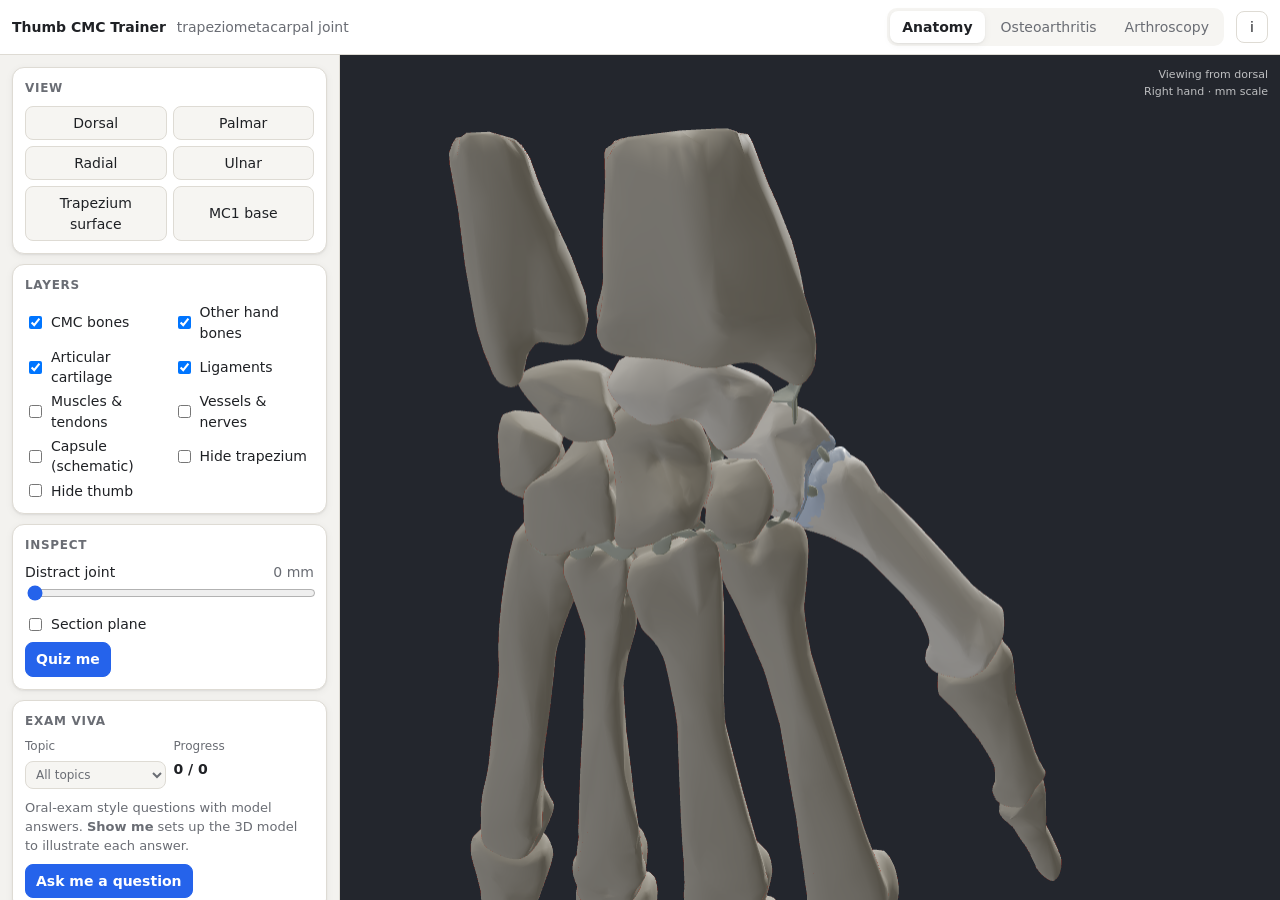
<file: cmcj/index.html>
<!doctype html>
<html lang="en">
<head>
<meta charset="utf-8">
<meta name="viewport" content="width=device-width, initial-scale=1, viewport-fit=cover">
<meta name="robots" content="noindex, nofollow">
<script>
// Moved to hand.anawj.com (SUBDOMAINS.md). Only the old anawj.com address redirects, and only at the top level, so
// the new host, PR previews, and localhost still load this page as is.
if (top === self && /^(www\.)?anawj\.com$/.test(location.hostname)) location.replace('https://hand.anawj.com/cmcj/' + location.pathname.replace(/^\/cmcj\/?/, '') + location.search + location.hash);
</script>
<title>Thumb CMC Trainer</title>
<meta name="theme-color" content="#f3f2ef" data-scheme="light" media="(prefers-color-scheme: light)">
<meta name="theme-color" content="#111317" data-scheme="dark" media="(prefers-color-scheme: dark)">
<meta name="apple-mobile-web-app-capable" content="yes">
<meta name="mobile-web-app-capable" content="yes">
<meta name="apple-mobile-web-app-title" content="Thumb CMC">
<meta name="description" content="Interactive 3D trainer for hand surgeons: normal thumb CMC (trapeziometacarpal) joint anatomy, osteoarthritis staging, and simulated CMC arthroscopy and debridement. Built on Z-Anatomy models.">
<link rel="manifest" href="manifest.webmanifest">
<script>addEventListener('beforeinstallprompt', e => e.preventDefault());</script>
<link rel="icon" href="icons/icon.svg" type="image/svg+xml">
<link rel="icon" href="icons/favicon-32.png" sizes="32x32">
<link rel="apple-touch-icon" href="icons/apple-touch-icon.png">
<script src="https://core.anawj.com/ui/1.0.0-rc.42/theme/early.js"></script>
<!-- the app kit (app-ui, look A by default): its theme sheet; the look, light / dark and accent are chosen per device
     (About, "Look on this device", kit.js) and early.js puts them back before the first paint -->
<link rel="stylesheet" href="https://core.anawj.com/ui/1.0.0-rc.42/theme/theme.css">
<link rel="stylesheet" href="style.css">
<script type="importmap">
{ "imports": { "three": "./vendor/three/three.module.min.js", "three/addons/": "./vendor/three/addons/", "three-mesh-bvh": "./vendor/three-mesh-bvh/index.module.js" } }
</script>
</head>
<body>
<header class="topbar">
  <button class="icon-btn" id="panelToggle" aria-label="Toggle panel" title="Toggle panel">☰</button>
  <div class="brand">Thumb CMC Trainer <span class="sub">trapeziometacarpal joint</span></div>
  <nav class="tabs" role="tablist">
    <button role="tab" data-mode="anatomy" class="active">Anatomy</button>
    <button role="tab" data-mode="oa">Osteoarthritis</button>
    <button role="tab" data-mode="arthro">Arthroscopy</button>
  </nav>
  <button class="icon-btn" id="aboutBtn" title="About and credits" aria-label="About">i</button>
</header>

<div class="layout">
  <aside class="panel" id="panel">
    <!-- shared: stage -->
    <section class="card" data-show="oa arthro">
      <h2>Disease stage</h2>
      <div class="seg" id="stageSeg"></div>
      <div id="stageInfo" class="stage-info"></div>
    </section>

    <!-- ANATOMY -->
    <section class="card" data-show="anatomy oa">
      <h2>View</h2>
      <div class="btn-grid" id="viewBtns">
        <button data-view="dorsal">Dorsal</button>
        <button data-view="palmar">Palmar</button>
        <button data-view="radial">Radial</button>
        <button data-view="ulnar">Ulnar</button>
        <button data-view="trapezium">Trapezium surface</button>
        <button data-view="mc1">MC1 base</button>
        <button data-view="xap" data-show="oa">Thumb AP (Robert)</button>
        <button data-view="xlat" data-show="oa">Thumb lateral</button>
      </div>
    </section>

    <section class="card" data-show="anatomy oa">
      <h2>Layers</h2>
      <div class="checks" id="layerChecks">
        <label><input type="checkbox" data-layer="bone" checked> CMC bones</label>
        <label><input type="checkbox" data-layer="context" checked> Other hand bones</label>
        <label><input type="checkbox" data-layer="cartilage" checked> Articular cartilage</label>
        <label><input type="checkbox" data-layer="ligament" checked> Ligaments</label>
        <label><input type="checkbox" data-layer="muscle"> Muscles &amp; tendons</label>
        <label><input type="checkbox" data-layer="nv"> Vessels &amp; nerves</label>
        <label><input type="checkbox" data-layer="capsule"> Capsule (schematic)</label>
        <label><input type="checkbox" data-layer="hideT"> Hide trapezium</label>
        <label><input type="checkbox" data-layer="hideF"> Hide thumb</label>
      </div>
    </section>

    <section class="card" data-show="anatomy oa">
      <h2>Inspect</h2>
      <label class="range">Distract joint <output id="distractOut">0 mm</output>
        <input type="range" id="distract" min="0" max="8" step="0.1" value="0"></label>
      <label class="check-inline"><input type="checkbox" id="sectionOn"> Section plane</label>
      <div id="sectionCtl" class="sub-ctl" hidden>
        <select id="sectionAxis">
          <option value="dp">Through joint, dorsopalmar</option>
          <option value="ru">Through joint, radioulnar</option>
        </select>
        <label class="range">Offset <output id="sectionOut">0 mm</output>
          <input type="range" id="sectionOffset" min="-12" max="12" step="0.1" value="0"></label>
      </div>
      <div data-show="oa">
        <label class="check-inline"><input type="checkbox" id="heatOn"> Cartilage thickness map</label>
        <label class="check-inline"><input type="checkbox" id="xrayOn"> Simulated radiograph</label>
      </div>
      <div data-show="anatomy" class="row">
        <button id="quizBtn" class="primary">Quiz me</button>
      </div>
    </section>

    <!-- ARTHROSCOPY -->
    <section class="card" data-show="arthro">
      <h2>Portals</h2>
      <div class="two-col">
        <label>Scope<select id="scopePortal"></select></label>
        <label>Instrument<select id="workPortal"></select></label>
      </div>
      <label class="check-inline"><input type="checkbox" id="tractionOn" checked> Finger-trap traction</label>
      <div id="safety" class="safety"></div>
    </section>

    <section class="card" data-show="arthro">
      <h2>Instruments</h2>
      <div class="seg tools" id="toolSeg">
        <button data-tool="scope" class="active" title="1">Scope</button>
        <button data-tool="probe" title="2">Probe</button>
        <button data-tool="shaver" title="3">Shaver</button>
        <button data-tool="burr" title="4">Burr</button>
        <button data-tool="grasper" title="5">Grasper</button>
      </div>
      <label class="range">Scope depth <output id="depthOut"></output>
        <input type="range" id="depth" min="0" max="30" step="0.1" value="14"></label>
      <label class="range">30° lens rotation <output id="rollOut">0°</output>
        <input type="range" id="roll" min="-180" max="180" step="1" value="0"></label>
      <div class="row">
        <button id="resetScope">Re-centre scope</button>
        <button id="swapViews">Swap views</button>
        <button id="resetJoint">Reset joint</button>
      </div>
    </section>

    <section class="card" data-show="arthro">
      <h2>Training tasks</h2>
      <ul class="tasks" id="tasks"></ul>
    </section>

    <section class="card viva" id="vivaCard">
      <h2>Exam viva</h2>
      <div class="two-col">
        <label>Topic<select id="vivaTopic"><option value="">All topics</option></select></label>
        <label>Progress<output id="vivaScore" class="viva-score">0 / 0</output></label>
      </div>
      <div id="vivaBody" class="viva-body"><p class="muted">Oral-exam style questions with model answers. <b>Show me</b> sets up the 3D model to illustrate each answer.</p></div>
      <div class="row">
        <button id="vivaNext" class="primary">Ask me a question</button>
      </div>
    </section>

    <section class="card notes">
      <details open>
        <summary><h2>Teaching notes</h2></summary>
        <div id="notes"></div>
      </details>
    </section>
  </aside>

  <main class="viewport" id="viewport">
    <canvas id="c"></canvas>
    <div id="insetFrame" class="inset-frame" hidden><span id="insetLabel">External view</span></div>
    <div id="hud" class="hud" hidden></div>
    <div id="aim" class="aim" hidden></div>
    <div id="scopeCtl" class="scope-ctl" hidden>
      <div class="row" role="toolbar" aria-label="Instrument">
        <button data-tool="scope" class="active" title="Scope: drag to aim (1)">Scope</button>
        <button data-tool="probe" title="Probe (2)">Probe</button>
        <button data-tool="shaver" title="Shaver (3)">Shaver</button>
        <button data-tool="burr" title="Burr (4)">Burr</button>
        <button data-tool="grasper" title="Grasper (5)">Grasp</button>
      </div>
      <div class="row" role="toolbar" aria-label="Scope">
        <button data-act="out" class="big" title="Withdraw scope (S)" aria-label="Withdraw scope">−</button>
        <span class="lbl">in / out</span>
        <button data-act="in" class="big" title="Advance scope (W)" aria-label="Advance scope">+</button>
        <button data-act="rotL" class="big" title="Rotate 30° lens (Q)" aria-label="Rotate lens left">⟲</button>
        <button data-act="rotR" class="big" title="Rotate 30° lens (E)" aria-label="Rotate lens right">⟳</button>
        <button data-act="centre" class="big" title="Re-centre scope" aria-label="Re-centre scope">⌖</button>
      </div>
    </div>
    <div id="orient" class="orient"></div>
    <div id="info" class="info" hidden></div>
    <div id="quiz" class="quiz" hidden></div>
    <div id="toast" class="toast" hidden></div>
    <div id="loading" class="loading">Loading Z-Anatomy model…</div>
  </main>
</div>

<dialog id="about">
  <h2>About this trainer</h2>
  <p>An interactive teaching model of the thumb carpometacarpal (trapeziometacarpal) joint for hand surgery trainees. It covers normal anatomy, simulated osteoarthritis by Eaton–Littler stage, and simulated CMC arthroscopy with synovectomy, chondroplasty, loose body removal, osteophyte excision and hemitrapeziectomy.</p>
  <p><b>Educational use only.</b> Pathology and instrument behaviour are procedural simulations on a normal anatomical model. They are not patient data and are not a substitute for supervised training.</p>
  <h3>Credits &amp; licence</h3>
  <p>Anatomical meshes are derived from <a href="https://www.z-anatomy.com/" target="_blank" rel="noopener">Z-Anatomy</a> (<a href="https://github.com/LluisV/Z-Anatomy" target="_blank" rel="noopener">LluisV/Z-Anatomy</a>), which builds on BodyParts3D (© The Database Center for Life Science), licensed <a href="https://creativecommons.org/licenses/by-sa/4.0/" target="_blank" rel="noopener">CC BY-SA 4.0</a>. The derived model file <code>models/cmcj.glb</code> (region extracted, rescaled to millimetres, subdivided, joint-distance attribute added) is shared under the same licence.</p>
  <p>Rendering: <a href="https://threejs.org" target="_blank" rel="noopener">three.js</a> and <a href="https://github.com/gkjohnson/three-mesh-bvh" target="_blank" rel="noopener">three-mesh-bvh</a> (both MIT).</p>
  <details class="look"><summary>Look on this device</summary><div class="look-box"></div></details>
  <p class="muted" id="diag"></p>
  <form method="dialog"><button class="primary">Close</button></form>
</dialog>

<script type="module" src="js/app.js"></script>
<script type="module" src="kit.js"></script>
</body>
</html>
</file>
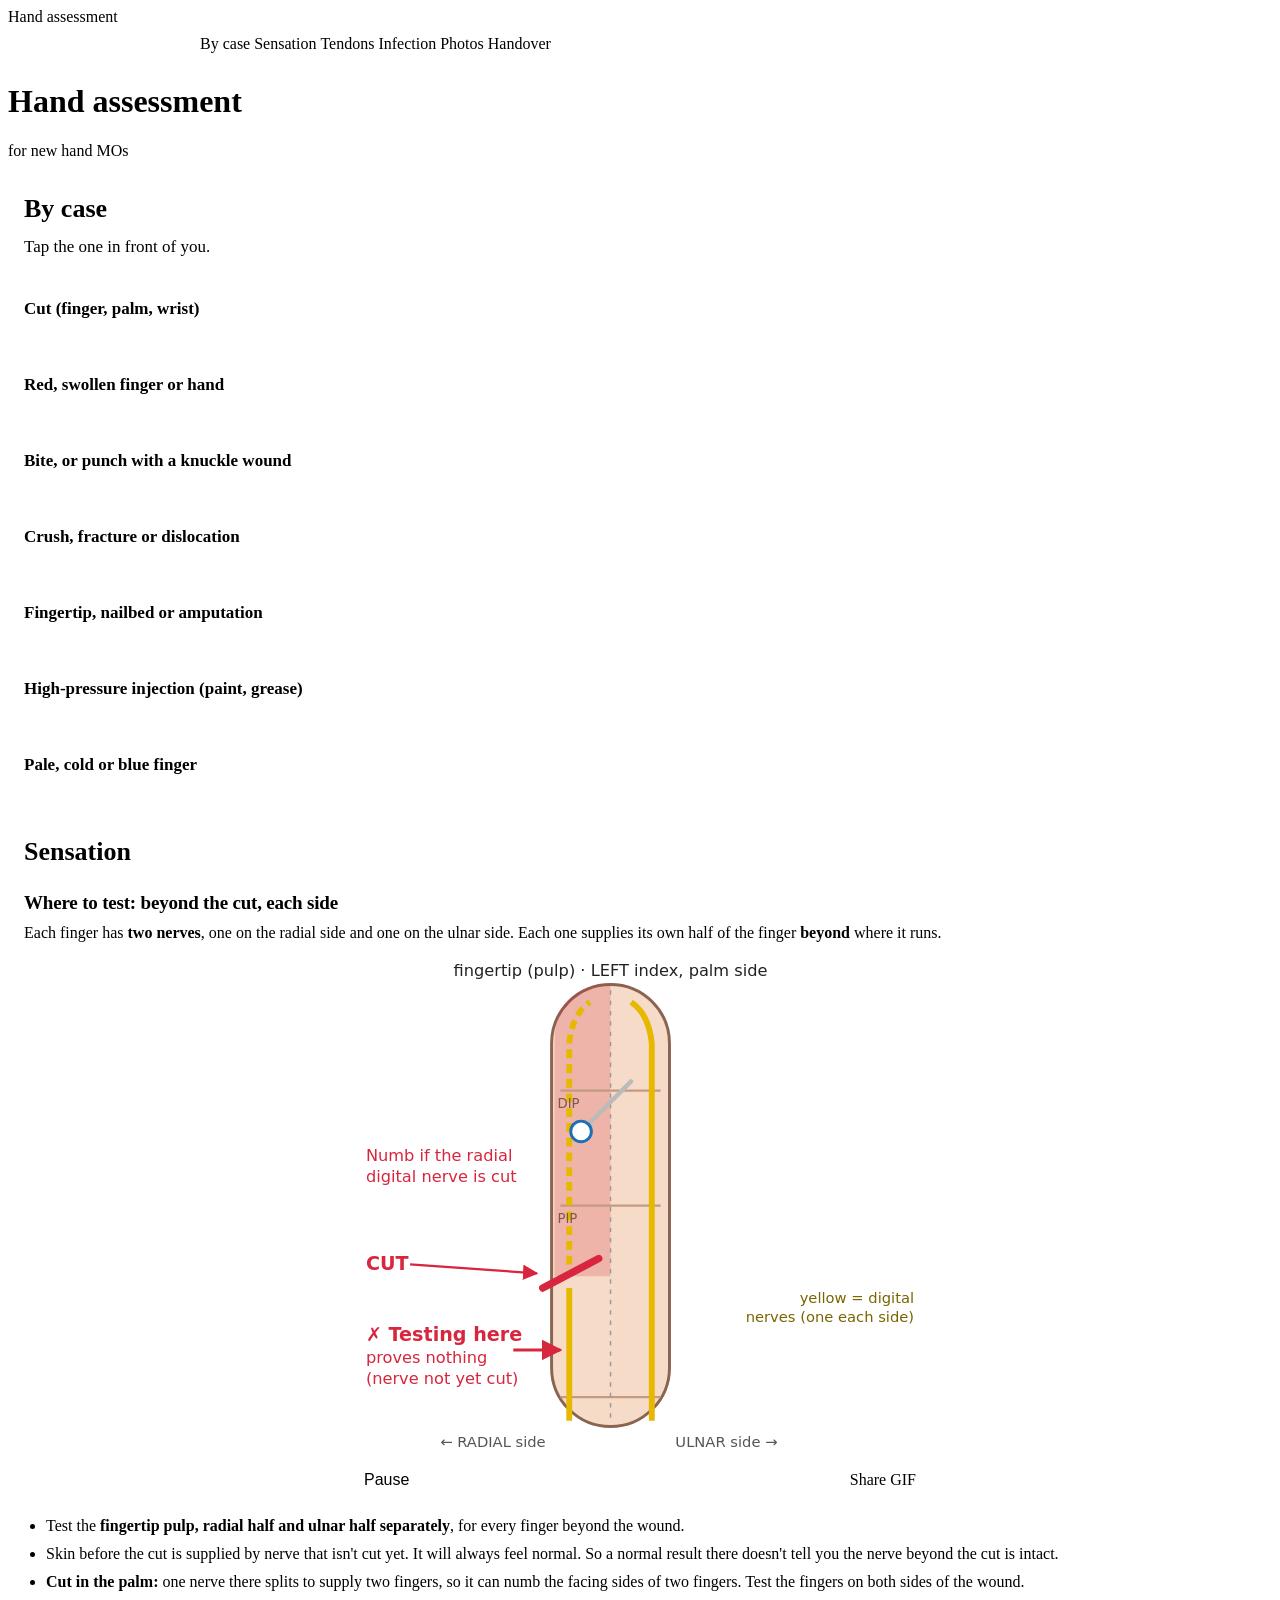
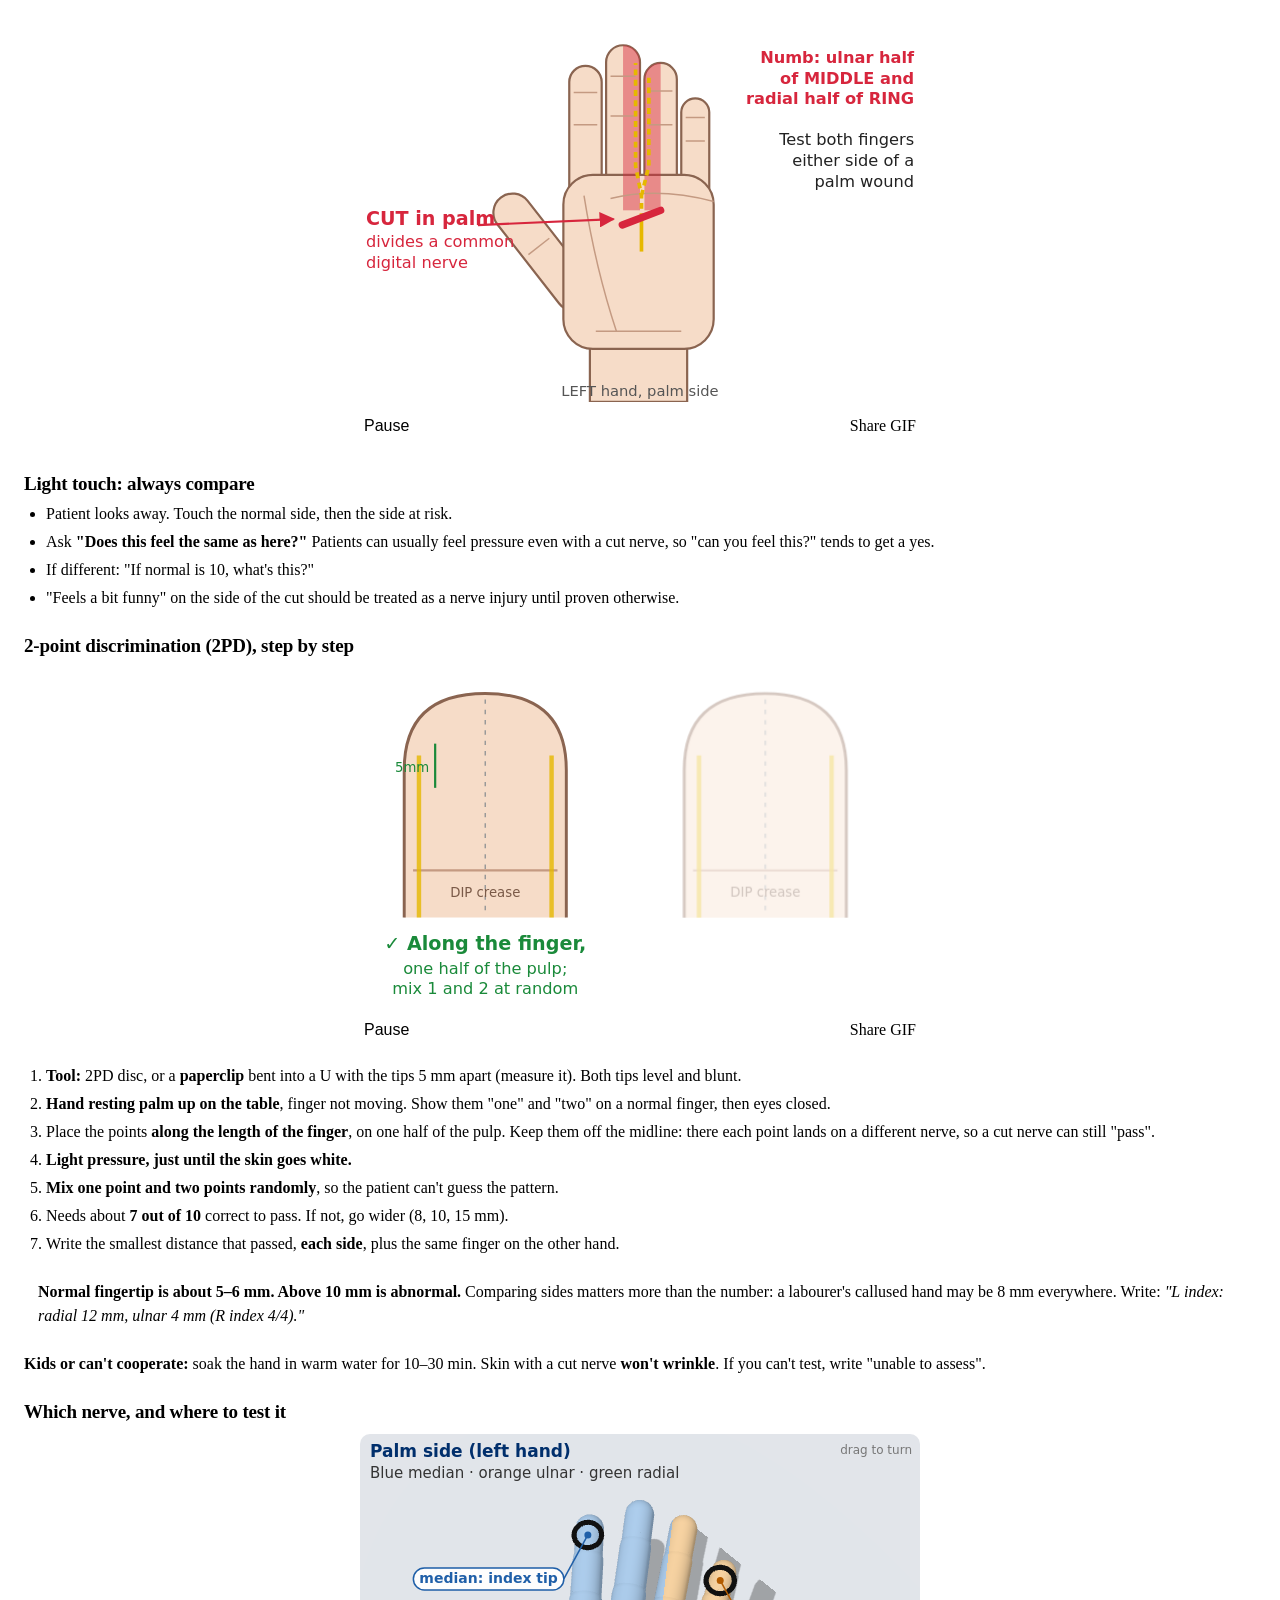
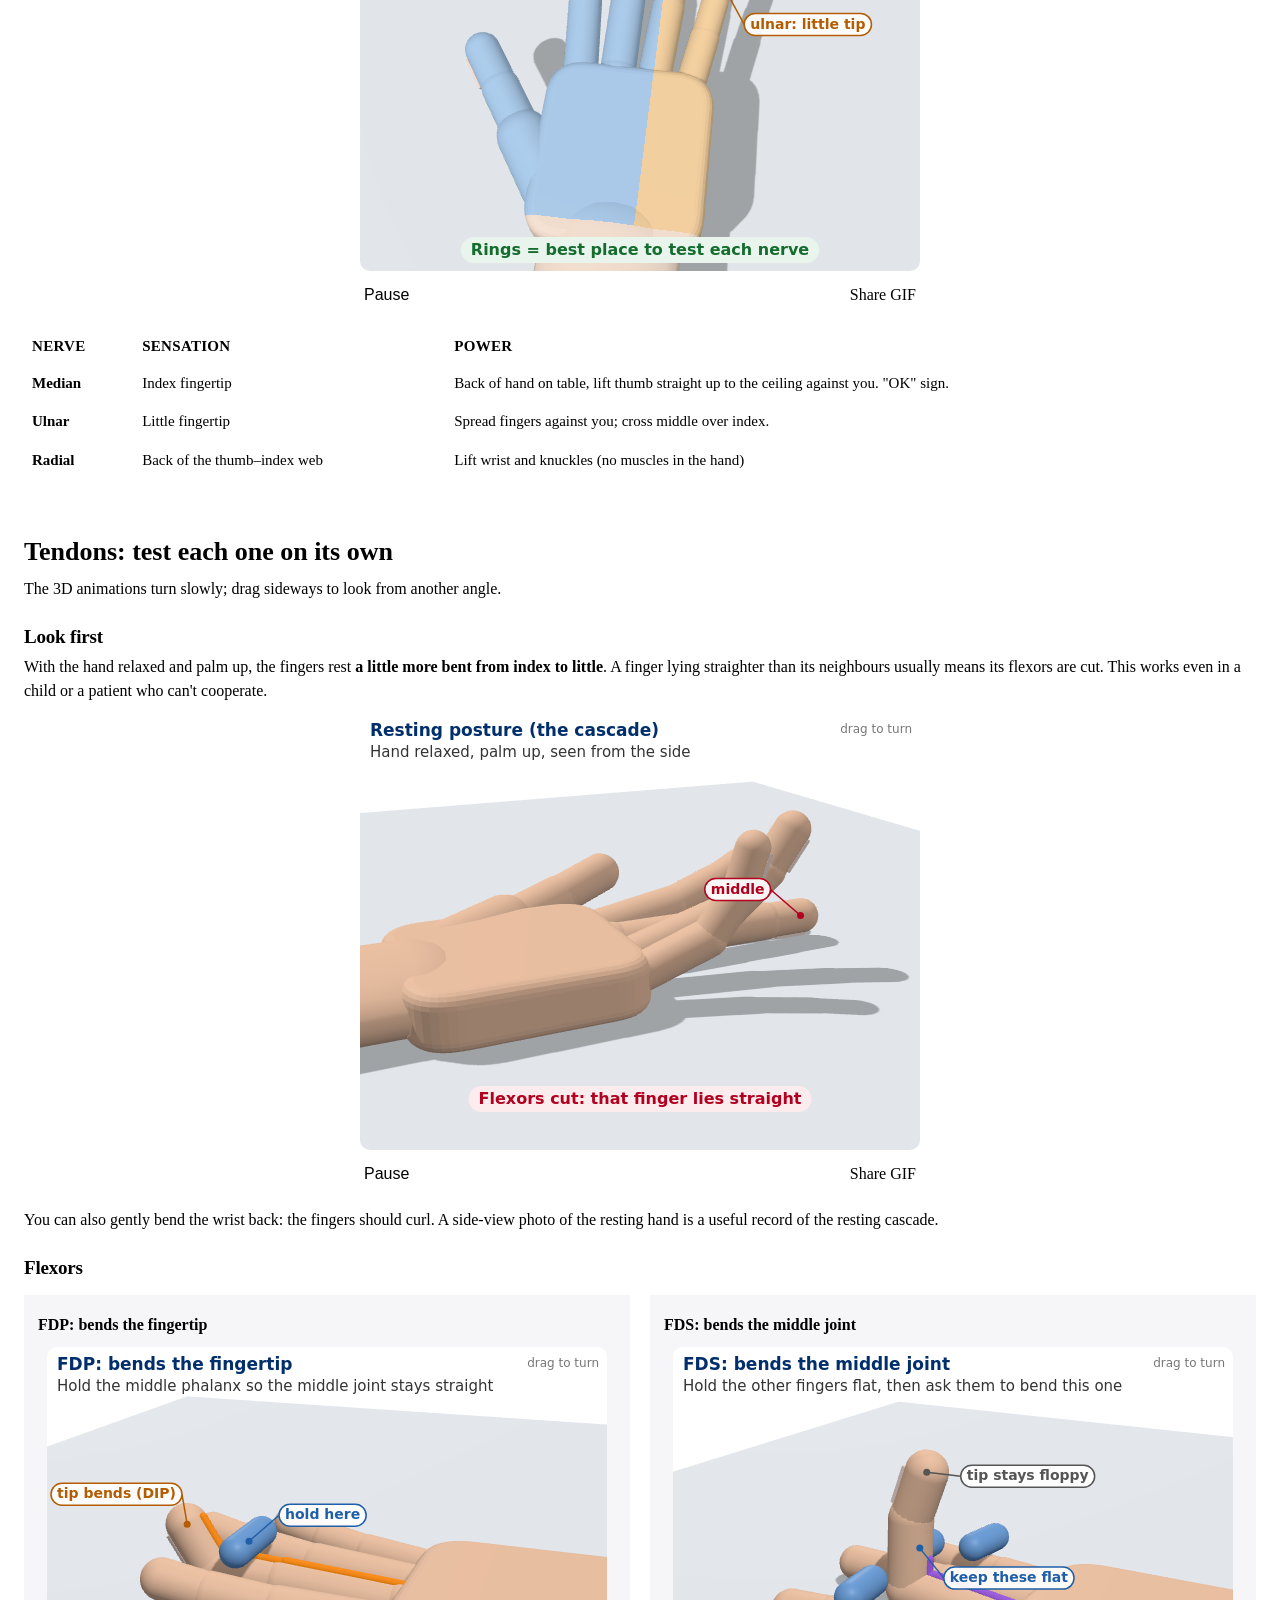
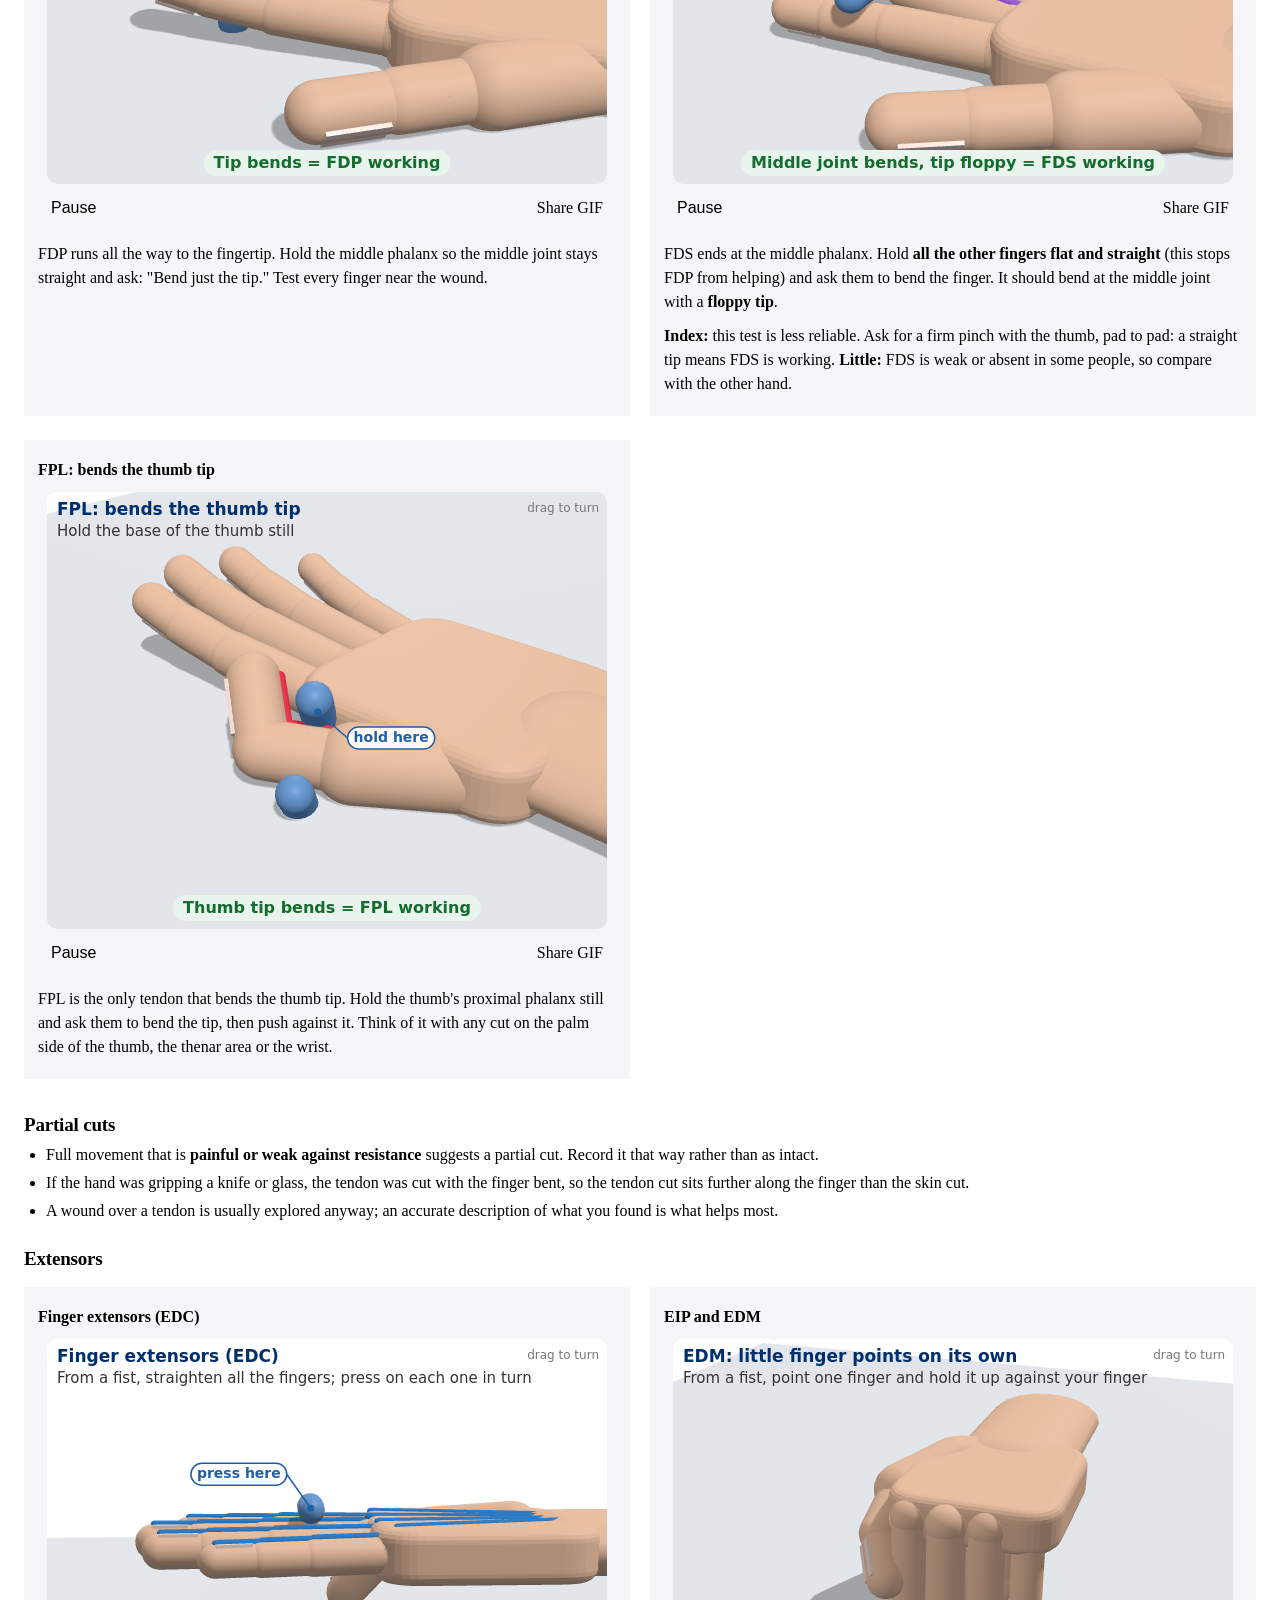
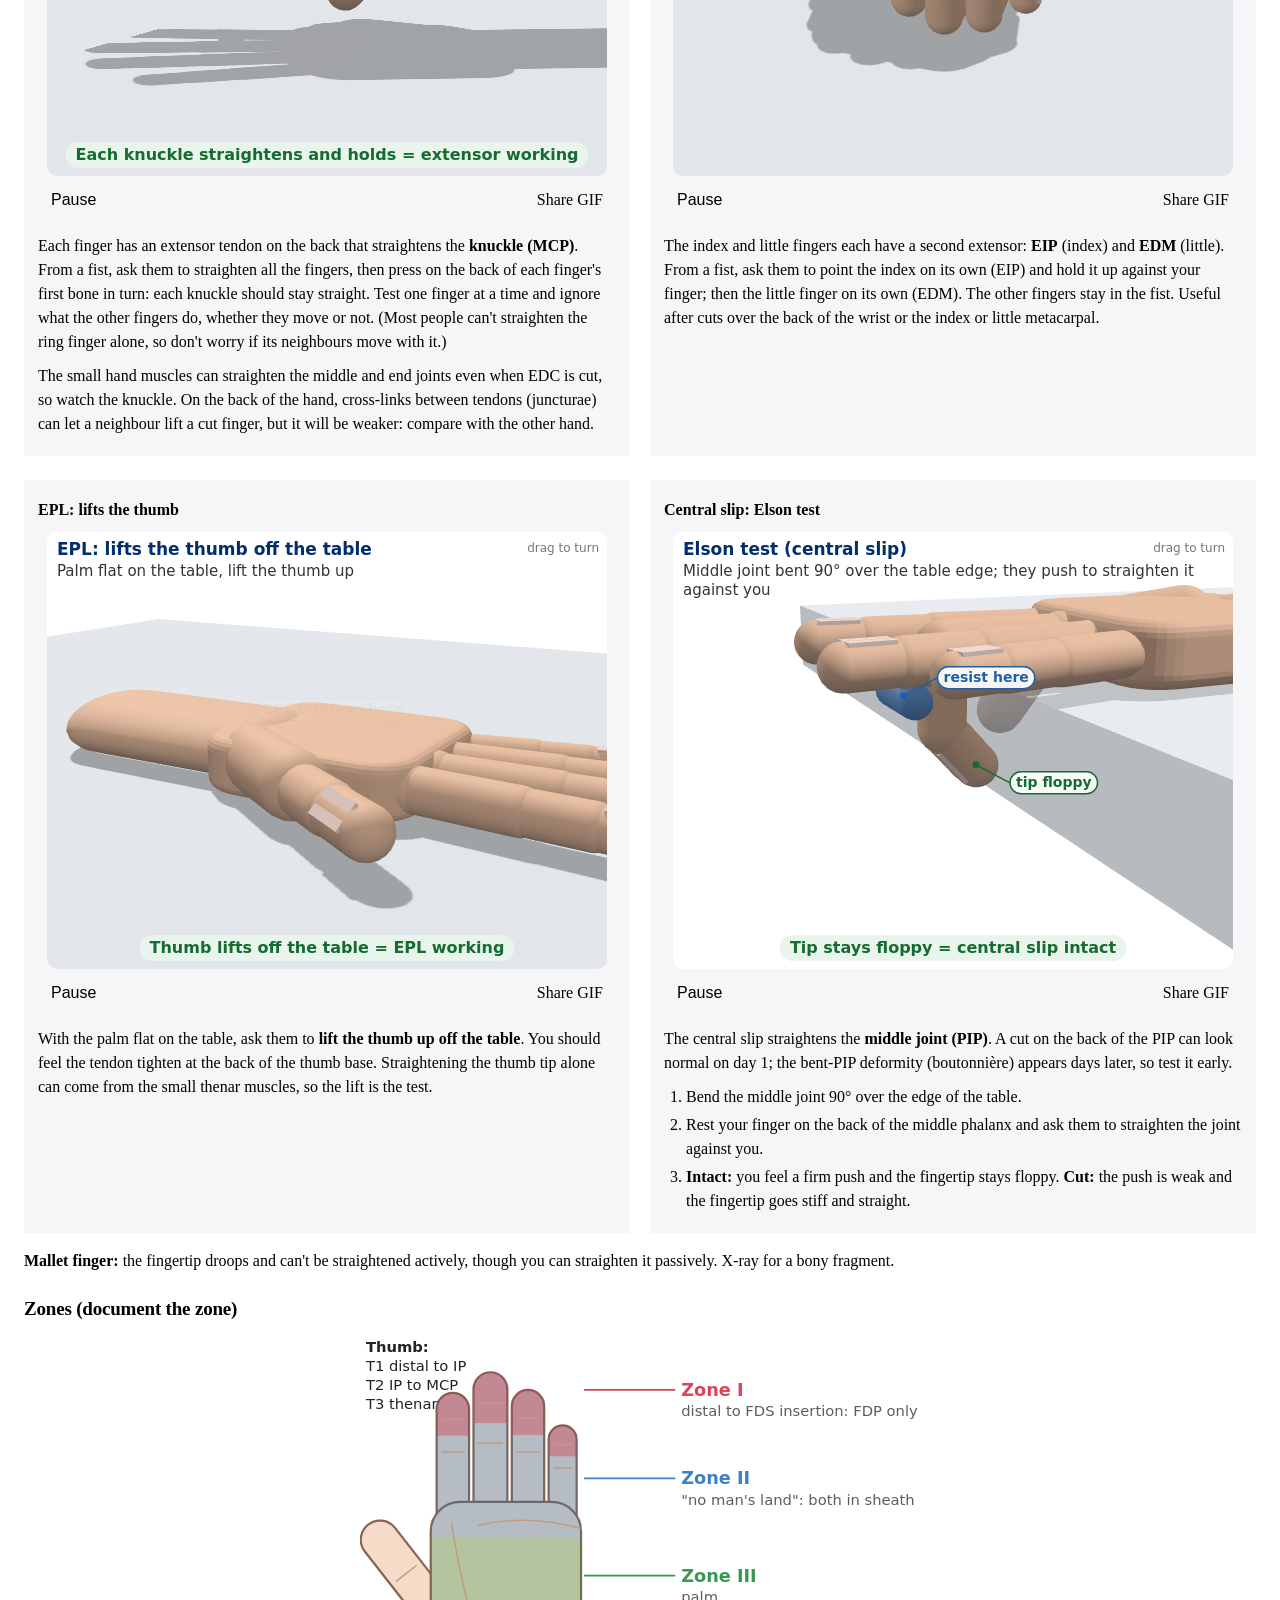
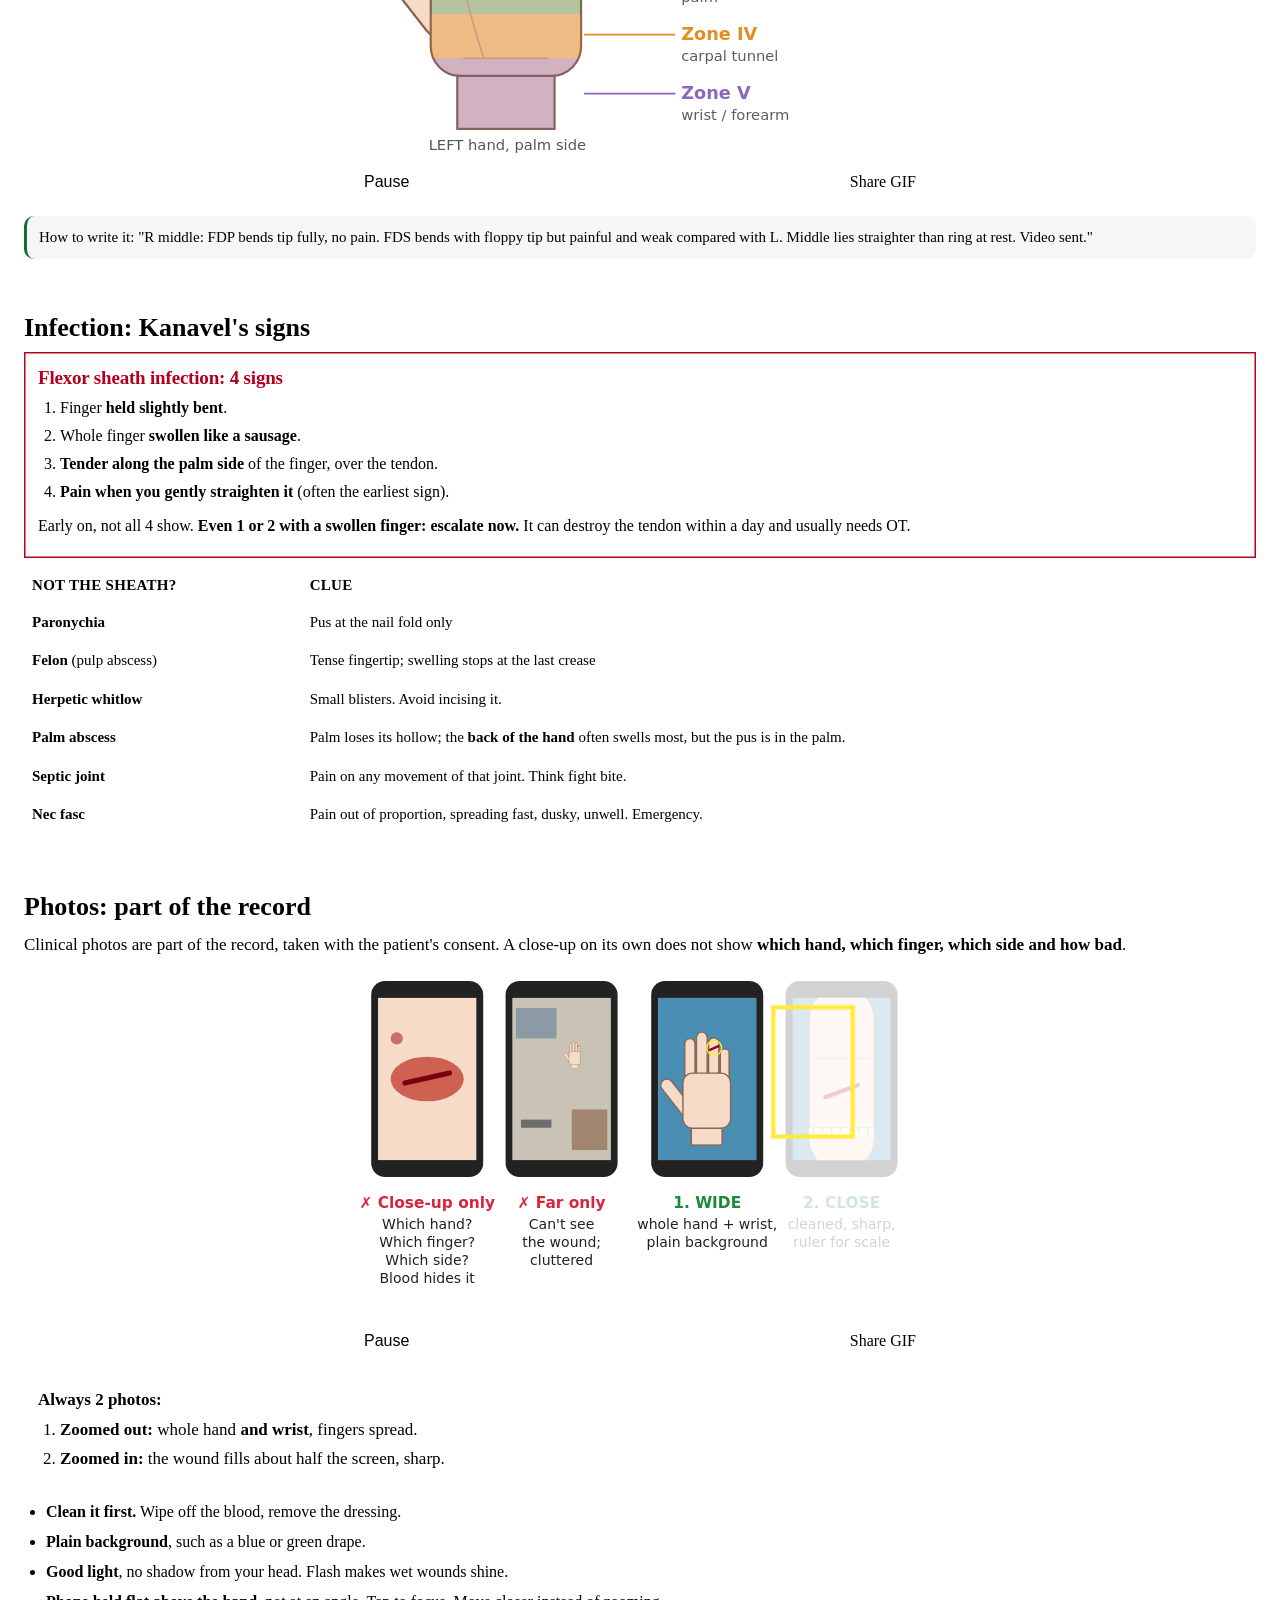
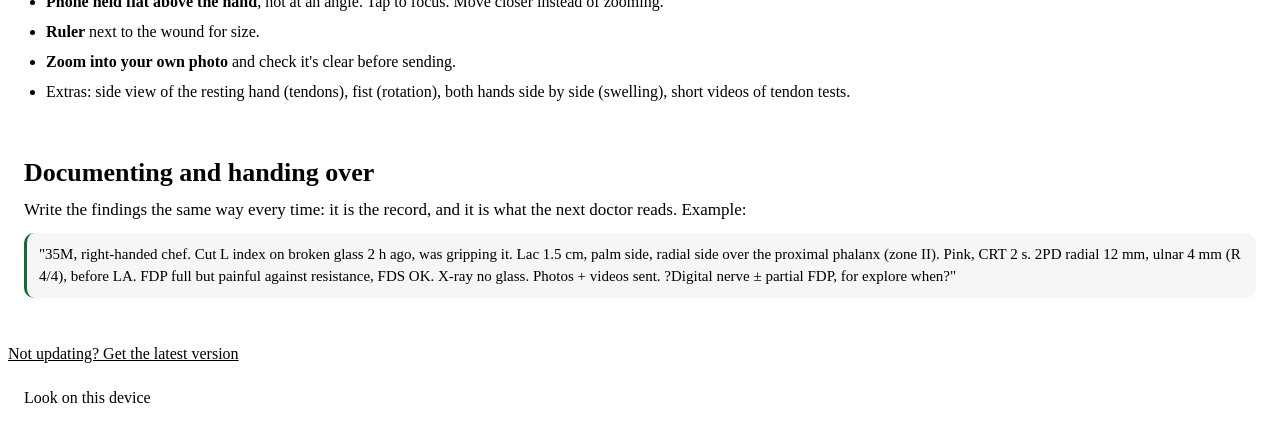
<file: hand-babies/index.html>
<!doctype html>
<html lang="en" class="glass">
<head>
<meta charset="utf-8">
<meta name="viewport" content="width=device-width, initial-scale=1, viewport-fit=cover">
<meta name="robots" content="noindex, nofollow">
<script>
// The page now lives at hand.anawj.com/babies/. The same folder is still served at anawj.com/hand-babies/, so send
// visitors on from there (path, query and # kept). Only when it is the top page.
// A no-op on hand.anawj.com, previews and localhost (no loop).
if (top === self && /^(www\.)?anawj\.com$/.test(location.hostname))
  location.replace('https://hand.anawj.com/babies/' + location.pathname.replace(/^\/hand-babies\/?/, '') + location.search + location.hash);
</script>
<meta name="theme-color" content="#f5f5f7" data-scheme="light" media="(prefers-color-scheme: light)">
<meta name="theme-color" content="#1c1c1e" data-scheme="dark" media="(prefers-color-scheme: dark)">
<meta name="apple-mobile-web-app-capable" content="yes">
<meta name="mobile-web-app-capable" content="yes">
<meta name="apple-mobile-web-app-status-bar-style" content="default">
<meta name="apple-mobile-web-app-title" content="Hand exam">
<title>Hand assessment</title>
<meta name="description" content="Crash course for new hand surgery MOs: accurate sensation, 2-point discrimination, individual tendon testing, Kanavel's signs and photos for remote review.">
<link rel="manifest" href="manifest.webmanifest">
<script>addEventListener('beforeinstallprompt', e => e.preventDefault());</script>
<link rel="icon" href="icons/icon.svg" type="image/svg+xml">
<link rel="icon" href="icons/favicon-32.png" sizes="32x32">
<link rel="apple-touch-icon" href="icons/apple-touch-icon.png">
<script src="https://core.anawj.com/ui/1.0.0-rc.42/theme/early.js"></script>
<!-- the app kit (app-ui, look A by default): its theme sheet; the look, light / dark, density and Glass or
     Solid are chosen per device ("Look on this device", kit.js) and early.js puts them back before the first paint.
     The NUHS kit (design.anawj.com/v1/) still draws the page: its --a-* colours follow the app kit (style.css) -->
<link rel="stylesheet" href="https://design.anawj.com/v1/tokens.css">
<link rel="stylesheet" href="https://core.anawj.com/ui/1.0.0-rc.42/theme/theme.css">
<link rel="stylesheet" href="https://design.anawj.com/v1/app.css">
<link rel="stylesheet" href="style.css">
<script src="https://design.anawj.com/v1/app.js" defer></script>
</head>
<body class="a-app">
<header class="a-bar bar">
  <div class="a-band" aria-hidden="true"><i></i><i></i><i></i><i></i></div>
  <div class="a-bar-row">
    <span></span>
    <span class="a-bar-title" aria-hidden="true">Hand assessment</span>
    <span></span>
  </div>
  <nav class="a-chips sec-nav" aria-label="Sections">
    <a class="a-chip" href="#picture">By case</a>
    <a class="a-chip" href="#sensation">Sensation</a>
    <a class="a-chip" href="#tendons">Tendons</a>
    <a class="a-chip" href="#infection">Infection</a>
    <a class="a-chip" href="#photos">Photos</a>
    <a class="a-chip" href="#call">Handover</a>
  </nav>
</header>

<main class="a-main">
<h1 class="a-title">Hand assessment</h1>
<div class="a-subtitle">for new hand MOs</div>

<section id="picture">
  <h2>By case</h2>
  <p class="lead">Tap the one in front of you.</p>

  <details class="pic" id="pic-cut">
    <summary>Cut (finger, palm, wrist)</summary>
    <div class="cols">
      <div><h4>Check</h4>
        <ul>
          <li>Where exactly: which finger, palm side or back, radial or ulnar side, what level.</li>
          <li>Resting posture: any finger straighter than the rest?</li>
          <li>Colour and cap refill vs the next finger.</li>
          <li>Sensation <b>beyond</b> the cut, each side, with <a href="#sens-2pd">2PD</a>. Compare with the other hand.</li>
          <li>FDP and FDS of every finger near the cut (FPL for the thumb). Extensors if it's on the back. Then push against them: pain? weak?</li>
          <li>Glass: X-ray.</li>
          <li><b>Wrist cut:</b> check median and ulnar nerves, radial and ulnar pulses, and every flexor.</li>
        </ul></div>
      <div><h4>Photos</h4>
        <ul class="photo"><li>Zoomed out + zoomed in.</li><li>Side view of the hand relaxed, palm up (posture).</li><li>Short video of each FDP and FDS test.</li></ul>
        <h4 class="red">Escalate now if</h4>
        <ul><li>Finger pale or cold.</li><li>Still bleeding after 10 min of pressure and elevation.</li><li>Wrist cut with several things cut.</li></ul>
        <p class="miss"><b>Easy to miss:</b> sensation for a finger cut needs to be tested on the finger itself, beyond the cut. Also, if the patient was gripping the knife or glass, so the tendon cut may sit <a href="#t-partial">further along</a> than the skin cut.</p>
      </div>
    </div>
  </details>

  <details class="pic" id="pic-infect">
    <summary>Red, swollen finger or hand</summary>
    <div class="cols">
      <div><h4>Check</h4>
        <ul>
          <li><b>Kanavel's 4 signs</b>. <a href="#infection">↓</a></li>
          <li>Where is the pus: nail fold, fingertip pulp, tendon sheath, web space, palm, joint?</li>
          <li>Any prick, splinter, bite, manicure? Diabetic?</li>
          <li><b>Draw the edge of the redness with a pen and write the date and time.</b></li>
          <li>Vitals, TW, CRP, glucose. X-ray.</li>
        </ul></div>
      <div><h4>Photos</h4>
        <ul class="photo"><li>Both hands side by side, palm up (swelling only shows when compared).</li><li>Close-up of the finger, front and side.</li><li>Back of the hand.</li><li>After the pen marking.</li></ul>
        <h4 class="red">Escalate now if</h4>
        <ul><li>Any Kanavel sign, or the whole finger is swollen.</li><li>Pain out of proportion, spreading fast, dusky skin, blisters, unwell: think <b>nec fasc</b>.</li></ul>
      </div>
    </div>
  </details>

  <details class="pic" id="pic-bite">
    <summary>Bite, or punch with a knuckle wound</summary>
    <div class="cols">
      <div><h4>Check</h4>
        <ul>
          <li><b>Fight bite:</b> small wound over a knuckle after punching someone. The history may not mention a punch. Assume a tooth went into the joint.</li>
          <li>Look at the wound with the <b>fist clenched</b>, the position it happened in. When the finger straightens, the tendon cut slides away and hides.</li>
          <li>Extensor of that finger, against resistance.</li>
          <li>X-ray: tooth, fracture.</li>
          <li>Cat bites: small but deep. Check for sheath infection.</li>
        </ul></div>
      <div><h4>Photos</h4>
        <ul class="photo"><li>Back of hand, zoomed out.</li><li>Close-up, fingers straight <b>and</b> fist clenched.</li></ul>
        <h4 class="red">Escalate now</h4>
        <ul><li>Every fight bite. Most need a washout in OT.</li></ul>
      </div>
    </div>
  </details>

  <details class="pic" id="pic-crush">
    <summary>Crush, fracture or dislocation</summary>
    <div class="cols">
      <div><h4>Check</h4>
        <ul>
          <li><b>Rotation:</b> ask for a loose fist. The fingers should all point to the base of the thumb and not overlap. A finger crossing over its neighbour = rotated fracture, needs fixing. Compare with the other hand.</li>
          <li>Wound over a fracture = <b>open fracture</b>: antibiotics and ATT as per protocol.</li>
          <li>Colour and sensation beyond the injury.</li>
          <li>Mallet finger: fingertip droops and can't straighten on its own.</li>
          <li>X-ray <b>the finger itself</b> (PA + true lateral).</li>
        </ul></div>
      <div><h4>Photos</h4>
        <ul class="photo"><li>Zoomed out, fingers straight.</li><li>Loose fist (rotation).</li><li>Fingertips end-on.</li><li>X-rays: straight-on photo of the screen, every view.</li></ul>
        <h4 class="red">Escalate now if</h4>
        <ul><li>Dislocation not reduced, open fracture, pale finger, tense swollen hand.</li></ul>
      </div>
    </div>
  </details>

  <details class="pic" id="pic-tip">
    <summary>Fingertip, nailbed or amputation</summary>
    <div class="cols">
      <div><h4>Check</h4>
        <ul>
          <li>How much is lost: pulp only, bone showing, through the nail?</li>
          <li>Nail lifted out of its fold, nailbed cut, blood under the nail. Nailbed cut + tuft fracture = open fracture.</li>
          <li>Amputation: level, clean cut or crush, time of injury, smoker, job, dominant hand.</li>
          <li><b>Amputated part:</b> wrap in saline-wet gauze → sealed bag → bag in ice water. Keep it off direct ice.</li>
        </ul></div>
      <div><h4>Photos</h4>
        <ul class="photo"><li>Whole hand, palm and back.</li><li>Stump from the front, side and end-on.</li><li>Amputated part, both sides, with a ruler.</li><li>X-ray the hand and the part.</li></ul>
        <h4 class="red">Escalate now if</h4>
        <ul><li>Amputation above the nail fold, thumb, several fingers, or a child: may be for replant.</li></ul>
      </div>
    </div>
  </details>

  <details class="pic" id="pic-inject">
    <summary>High-pressure injection (paint, grease)</summary>
    <div class="cols">
      <div><h4>Check</h4>
        <ul>
          <li>Often a tiny hole with little pain at first, but <b>it is an emergency</b>.</li>
          <li>What substance, when. Swelling spreading up the finger/palm, colour, sensation.</li>
          <li>X-ray. Elevate. <b>No digital block</b> (adds pressure).</li>
        </ul></div>
      <div><h4>Escalate now</h4><ul><li><b>Always.</b> Needs early debridement.</li></ul></div>
    </div>
  </details>

  <details class="pic" id="pic-vasc">
    <summary>Pale, cold or blue finger</summary>
    <div class="cols">
      <div><h4>Check (vs the next finger)</h4>
        <ul>
          <li><b>White, flat, slow refill</b> = no blood going in.</li>
          <li><b>Blue, tense, very fast refill</b> = blood not coming out.</li>
          <li>Temperature. Doppler both sides if you have one. One working artery can keep a finger pink, so pink doesn't mean both are fine.</li>
        </ul></div>
      <div><h4>Photos</h4><ul class="photo"><li>Whole hand in normal light, no flash (flash changes the colour).</li></ul>
        <h4 class="red">Escalate now</h4><ul><li><b>Always.</b> Time matters.</li></ul></div>
    </div>
  </details>
</section>

<section id="sensation">
  <h2>Sensation</h2>

  <h3 id="sens-where">Where to test: beyond the cut, each side</h3>
  <p>Each finger has <b>two nerves</b>, one on the radial side and one on the ulnar side. Each one supplies its own half of the finger <b>beyond</b> where it runs.</p>
  <div class="fig" data-fig="distal" role="img" aria-label="Finger with a cut over the radial side of the proximal phalanx. The radial half of the finger distal to the cut may be numb: test the radial half of the pulp and compare with the ulnar half. Testing proximal to the cut proves nothing."></div>
  <ul>
    <li>Test the <b>fingertip pulp, radial half and ulnar half separately</b>, for every finger beyond the wound.</li>
    <li>Skin before the cut is supplied by nerve that isn't cut yet. It will always feel normal. So a normal result there doesn't tell you the nerve beyond the cut is intact.</li>
    <li><b>Cut in the palm:</b> one nerve there splits to supply two fingers, so it can numb the facing sides of two fingers. Test the fingers on both sides of the wound.</li>
  </ul>
  <div class="fig" data-fig="palmcut" role="img" aria-label="Hand palm view: a cut in the palm between the middle and ring fingers divides a common digital nerve, numbing the ulnar half of the middle finger and the radial half of the ring finger."></div>

  <h3 id="sens-lt">Light touch: always compare</h3>
  <ul>
    <li>Patient looks away. Touch the normal side, then the side at risk.</li>
    <li>Ask <b>"Does this feel the same as here?"</b> Patients can usually feel pressure even with a cut nerve, so "can you feel this?" tends to get a yes.</li>
    <li>If different: "If normal is 10, what's this?"</li>
    <li>"Feels a bit funny" on the side of the cut should be treated as a nerve injury until proven otherwise.</li>
  </ul>

  <h3 id="sens-2pd">2-point discrimination (2PD), step by step</h3>
  <div class="fig" data-fig="twopd" role="img" aria-label="Fingertip: two points placed in line with the length of the finger, both on one half of the pulp, is correct. Two points placed across the finger, one on each side of the midline, is wrong because each point is on a different nerve."></div>
  <ol>
    <li><b>Tool:</b> 2PD disc, or a <b>paperclip</b> bent into a U with the tips 5 mm apart (measure it). Both tips level and blunt.</li>
    <li><b>Hand resting palm up on the table</b>, finger not moving. Show them "one" and "two" on a normal finger, then eyes closed.</li>
    <li>Place the points <b>along the length of the finger</b>, on one half of the pulp. Keep them off the midline: there each point lands on a different nerve, so a cut nerve can still "pass".</li>
    <li><b>Light pressure, just until the skin goes white.</b></li>
    <li><b>Mix one point and two points randomly</b>, so the patient can't guess the pattern.</li>
    <li>Needs about <b>7 out of 10</b> correct to pass. If not, go wider (8, 10, 15 mm).</li>
    <li>Write the smallest distance that passed, <b>each side</b>, plus the same finger on the other hand.</li>
  </ol>
  <p class="callout tip"><b>Normal fingertip is about 5–6 mm. Above 10 mm is abnormal.</b> Comparing sides matters more than the number: a labourer's callused hand may be 8 mm everywhere. Write: <i>"L index: radial 12 mm, ulnar 4 mm (R index 4/4)."</i></p>
  <p><b>Kids or can't cooperate:</b> soak the hand in warm water for 10–30 min. Skin with a cut nerve <b>won't wrinkle</b>. If you can't test, write "unable to assess".</p>

  <h3 id="sens-nerves">Which nerve, and where to test it</h3>
  <div class="fig" data-fig="nerves" role="img" aria-label="3D left hand coloured by nerve: blue median, orange ulnar, green radial. It starts palm up (median: thumb, index, middle and half the ring finger; ulnar: the other half and the little finger), then turns over to show the back (radial over the thumb side up to about the middle joints, median beyond them, ulnar on the little finger side). Rings mark the best test spots: index tip for median, little tip for ulnar, back of the first web space for radial."></div>
  <table class="t">
    <tr><th>Nerve</th><th>Sensation</th><th>Power</th></tr>
    <tr><td><b>Median</b></td><td>Index fingertip</td><td>Back of hand on table, lift thumb straight up to the ceiling against you. "OK" sign.</td></tr>
    <tr><td><b>Ulnar</b></td><td>Little fingertip</td><td>Spread fingers against you; cross middle over index.</td></tr>
    <tr><td><b>Radial</b></td><td>Back of the thumb–index web</td><td>Lift wrist and knuckles (no muscles in the hand)</td></tr>
  </table>
</section>

<section id="tendons">
  <h2>Tendons: test each one on its own</h2>
  <p class="small">The 3D animations turn slowly; drag sideways to look from another angle.</p>

  <h3 id="t-look">Look first</h3>
  <p>With the hand relaxed and palm up, the fingers rest <b>a little more bent from index to little</b>. A finger lying straighter than its neighbours usually means its flexors are cut. This works even in a child or a patient who can't cooperate.</p>
  <div class="fig" data-fig="cascade" role="img" aria-label="3D hand, palm up, seen from the side. The fingers relax so each one is a little more bent from index to little. Then the middle finger straightens, which is what a finger with cut flexor tendons looks like."></div>
  <p>You can also gently bend the wrist back: the fingers should curl. A side-view photo of the resting hand is a useful record of the resting cascade.</p>

  <h3 id="t-flex">Flexors</h3>
  <div class="cols">
    <div class="card">
      <h4>FDP: bends the fingertip</h4>
      <div class="fig" data-fig="fdp" role="img" aria-label="3D hand, palm up. A gloved hand holds the middle phalanx of the middle finger; the fingertip bends at the DIP joint. The FDP tendon line runs along the palm side to the fingertip."></div>
      <p>FDP runs all the way to the fingertip. Hold the middle phalanx so the middle joint stays straight and ask: "Bend just the tip." Test every finger near the wound.</p>
    </div>
    <div class="card">
      <h4>FDS: bends the middle joint</h4>
      <div class="fig" data-fig="fds" role="img" aria-label="3D hand, palm up. The index, ring and little fingers are held flat; the middle finger bends at the middle joint while its tip stays floppy. The FDS tendon line ends at the middle phalanx."></div>
      <p>FDS ends at the middle phalanx. Hold <b>all the other fingers flat and straight</b> (this stops FDP from helping) and ask them to bend the finger. It should bend at the middle joint with a <b>floppy tip</b>.</p>
      <p class="small"><b>Index:</b> this test is less reliable. Ask for a firm pinch with the thumb, pad to pad: a straight tip means FDS is working. <b>Little:</b> FDS is weak or absent in some people, so compare with the other hand.</p>
    </div>
    <div class="card">
      <h4>FPL: bends the thumb tip</h4>
      <div class="fig" data-fig="fpl" role="img" aria-label="3D hand, palm up. A gloved hand holds the base of the thumb; the thumb tip bends. The FPL tendon line runs along the palm side of the thumb."></div>
      <p>FPL is the only tendon that bends the thumb tip. Hold the thumb's proximal phalanx still and ask them to bend the tip, then push against it. Think of it with any cut on the palm side of the thumb, the thenar area or the wrist.</p>
    </div>
  </div>

  <h3 id="t-partial">Partial cuts</h3>
  <ul>
    <li>Full movement that is <b>painful or weak against resistance</b> suggests a partial cut. Record it that way rather than as intact.</li>
    <li>If the hand was gripping a knife or glass, the tendon was cut with the finger bent, so the tendon cut sits further along the finger than the skin cut.</li>
    <li>A wound over a tendon is usually explored anyway; an accurate description of what you found is what helps most.</li>
  </ul>

  <h3 id="t-ext">Extensors</h3>
  <div class="cols">
    <div class="card">
      <h4>Finger extensors (EDC)</h4>
      <div class="fig" data-fig="edc" role="img" aria-label="3D hand, palm down, starting as a fist. Each finger in turn straightens at the knuckle, then all together. The extensor tendon line on the back of the active finger lights up."></div>
      <p>Each finger has an extensor tendon on the back that straightens the <b>knuckle (MCP)</b>. From a fist, ask them to straighten all the fingers, then press on the back of each finger's first bone in turn: each knuckle should stay straight. Test one finger at a time and ignore what the other fingers do, whether they move or not. (Most people can't straighten the ring finger alone, so don't worry if its neighbours move with it.)</p>
      <p class="small">The small hand muscles can straighten the middle and end joints even when EDC is cut, so watch the knuckle. On the back of the hand, cross-links between tendons (juncturae) can let a neighbour lift a cut finger, but it will be weaker: compare with the other hand.</p>
    </div>
    <div class="card">
      <h4>EIP and EDM</h4>
      <div class="fig" data-fig="eipedm" role="img" aria-label="3D hand, palm down, in a fist. The index finger straightens on its own first, then the little finger on its own, while the other fingers stay in the fist."></div>
      <p>The index and little fingers each have a second extensor: <b>EIP</b> (index) and <b>EDM</b> (little). From a fist, ask them to point the index on its own (EIP) and hold it up against your finger; then the little finger on its own (EDM). The other fingers stay in the fist. Useful after cuts over the back of the wrist or the index or little metacarpal.</p>
    </div>
    <div class="card">
      <h4>EPL: lifts the thumb</h4>
      <div class="fig" data-fig="epl" role="img" aria-label="3D hand, palm down and flat on the table. The thumb lifts up off the table; the EPL tendon line on the back of the thumb and wrist lights up."></div>
      <p>With the palm flat on the table, ask them to <b>lift the thumb up off the table</b>. You should feel the tendon tighten at the back of the thumb base. Straightening the thumb tip alone can come from the small thenar muscles, so the lift is the test.</p>
    </div>
    <div class="card">
      <h4>Central slip: Elson test</h4>
      <div class="fig" data-fig="elson" role="img" aria-label="3D hand, palm down at the table edge. The middle finger is bent 90 degrees at the middle joint over the edge, with a gloved finger resisting on the back of the middle phalanx. First the fingertip stays floppy (central slip intact), then it goes stiff and straight (central slip cut)."></div>
      <p>The central slip straightens the <b>middle joint (PIP)</b>. A cut on the back of the PIP can look normal on day 1; the bent-PIP deformity (boutonnière) appears days later, so test it early.</p>
      <ol>
        <li>Bend the middle joint 90° over the edge of the table.</li>
        <li>Rest your finger on the back of the middle phalanx and ask them to straighten the joint against you.</li>
        <li><b>Intact:</b> you feel a firm push and the fingertip stays floppy. <b>Cut:</b> the push is weak and the fingertip goes stiff and straight.</li>
      </ol>
    </div>
  </div>
  <p><b>Mallet finger:</b> the fingertip droops and can't be straightened actively, though you can straighten it passively. X-ray for a bony fragment.</p>

  <h3 id="t-zones">Zones (document the zone)</h3>
  <div class="fig" data-fig="zones" role="img" aria-label="Flexor tendon zones on the palm side. Zone 1: distal to the FDS insertion on the middle phalanx. Zone 2: from the distal palmar crease (A1 pulley) to the FDS insertion, both tendons inside the sheath. Zone 3: palm. Zone 4: carpal tunnel. Zone 5: wrist and forearm. Thumb zones T1 to T3."></div>
  <p class="example">How to write it: "R middle: FDP bends tip fully, no pain. FDS bends with floppy tip but painful and weak compared with L. Middle lies straighter than ring at rest. Video sent."</p>
</section>

<section id="infection">
  <h2>Infection: Kanavel's signs</h2>
  <div class="card kanavel">
    <h3>Flexor sheath infection: 4 signs</h3>
    <ol>
      <li>Finger <b>held slightly bent</b>.</li>
      <li>Whole finger <b>swollen like a sausage</b>.</li>
      <li><b>Tender along the palm side</b> of the finger, over the tendon.</li>
      <li><b>Pain when you gently straighten it</b> (often the earliest sign).</li>
    </ol>
    <p>Early on, not all 4 show. <b>Even 1 or 2 with a swollen finger: escalate now.</b> It can destroy the tendon within a day and usually needs OT.</p>
  </div>
  <table class="t">
    <tr><th>Not the sheath?</th><th>Clue</th></tr>
    <tr><td><b>Paronychia</b></td><td>Pus at the nail fold only</td></tr>
    <tr><td><b>Felon</b> (pulp abscess)</td><td>Tense fingertip; swelling stops at the last crease</td></tr>
    <tr><td><b>Herpetic whitlow</b></td><td>Small blisters. Avoid incising it.</td></tr>
    <tr><td><b>Palm abscess</b></td><td>Palm loses its hollow; the <b>back of the hand</b> often swells most, but the pus is in the palm.</td></tr>
    <tr><td><b>Septic joint</b></td><td>Pain on any movement of that joint. Think fight bite.</td></tr>
    <tr><td><b>Nec fasc</b></td><td>Pain out of proportion, spreading fast, dusky, unwell. Emergency.</td></tr>
  </table>
</section>

<section id="photos">
  <h2>Photos: part of the record</h2>
  <p class="lead">Clinical photos are part of the record, taken with the patient's consent. A close-up on its own does not show <b>which hand, which finger, which side and how bad</b>.</p>
  <div class="fig" data-fig="photo" role="img" aria-label="Three examples. Close-up only: you cannot tell which hand, finger or side. Far away only: you cannot see the wound. Correct: send both, one wide view of the whole hand and wrist and one close-up of the wound."></div>
  <div class="callout must">
    <b>Always 2 photos:</b>
    <ol>
      <li><b>Zoomed out:</b> whole hand <b>and wrist</b>, fingers spread.</li>
      <li><b>Zoomed in:</b> the wound fills about half the screen, sharp.</li>
    </ol>
  </div>
  <ul class="checklist">
    <li><b>Clean it first.</b> Wipe off the blood, remove the dressing.</li>
    <li><b>Plain background</b>, such as a blue or green drape.</li>
    <li><b>Good light</b>, no shadow from your head. Flash makes wet wounds shine.</li>
    <li><b>Phone held flat above the hand</b>, not at an angle. Tap to focus. Move closer instead of zooming.</li>
    <li><b>Ruler</b> next to the wound for size.</li>
    <li><b>Zoom into your own photo</b> and check it's clear before sending.</li>
    <li>Extras: side view of the resting hand (tendons), fist (rotation), both hands side by side (swelling), short videos of tendon tests.</li>
  </ul>
</section>

<section id="call">
  <h2>Documenting and handing over</h2>
  <p class="lead">Write the findings the same way every time: it is the record, and it is what the next doctor reads. Example:</p>
  <p class="example">"35M, right-handed chef. Cut L index on broken glass 2 h ago, was gripping it. Lac 1.5 cm, palm side, radial side over the proximal phalanx (zone II). Pink, CRT 2 s. 2PD radial 12 mm, ulnar 4 mm (R 4/4), before LA. FDP full but painful against resistance, FDS OK. X-ray no glass. Photos + videos sent. ?Digital nerve ± partial FDP, for explore when?"</p>
</section>

<footer>
  <p id="appver" hidden></p>
  <p><button type="button" id="getlatest" class="linkbtn">Not updating? Get the latest version</button> <span id="getlatest-msg" role="status"></span></p>
  <details class="look"><summary>Look on this device</summary><div class="look-box"></div></details>
</footer>
</main>
<script src="app.js"></script>
<script type="module" src="kit.js"></script>
<script type="module" src="hand3d.js"></script>
</body>
</html>
</file>
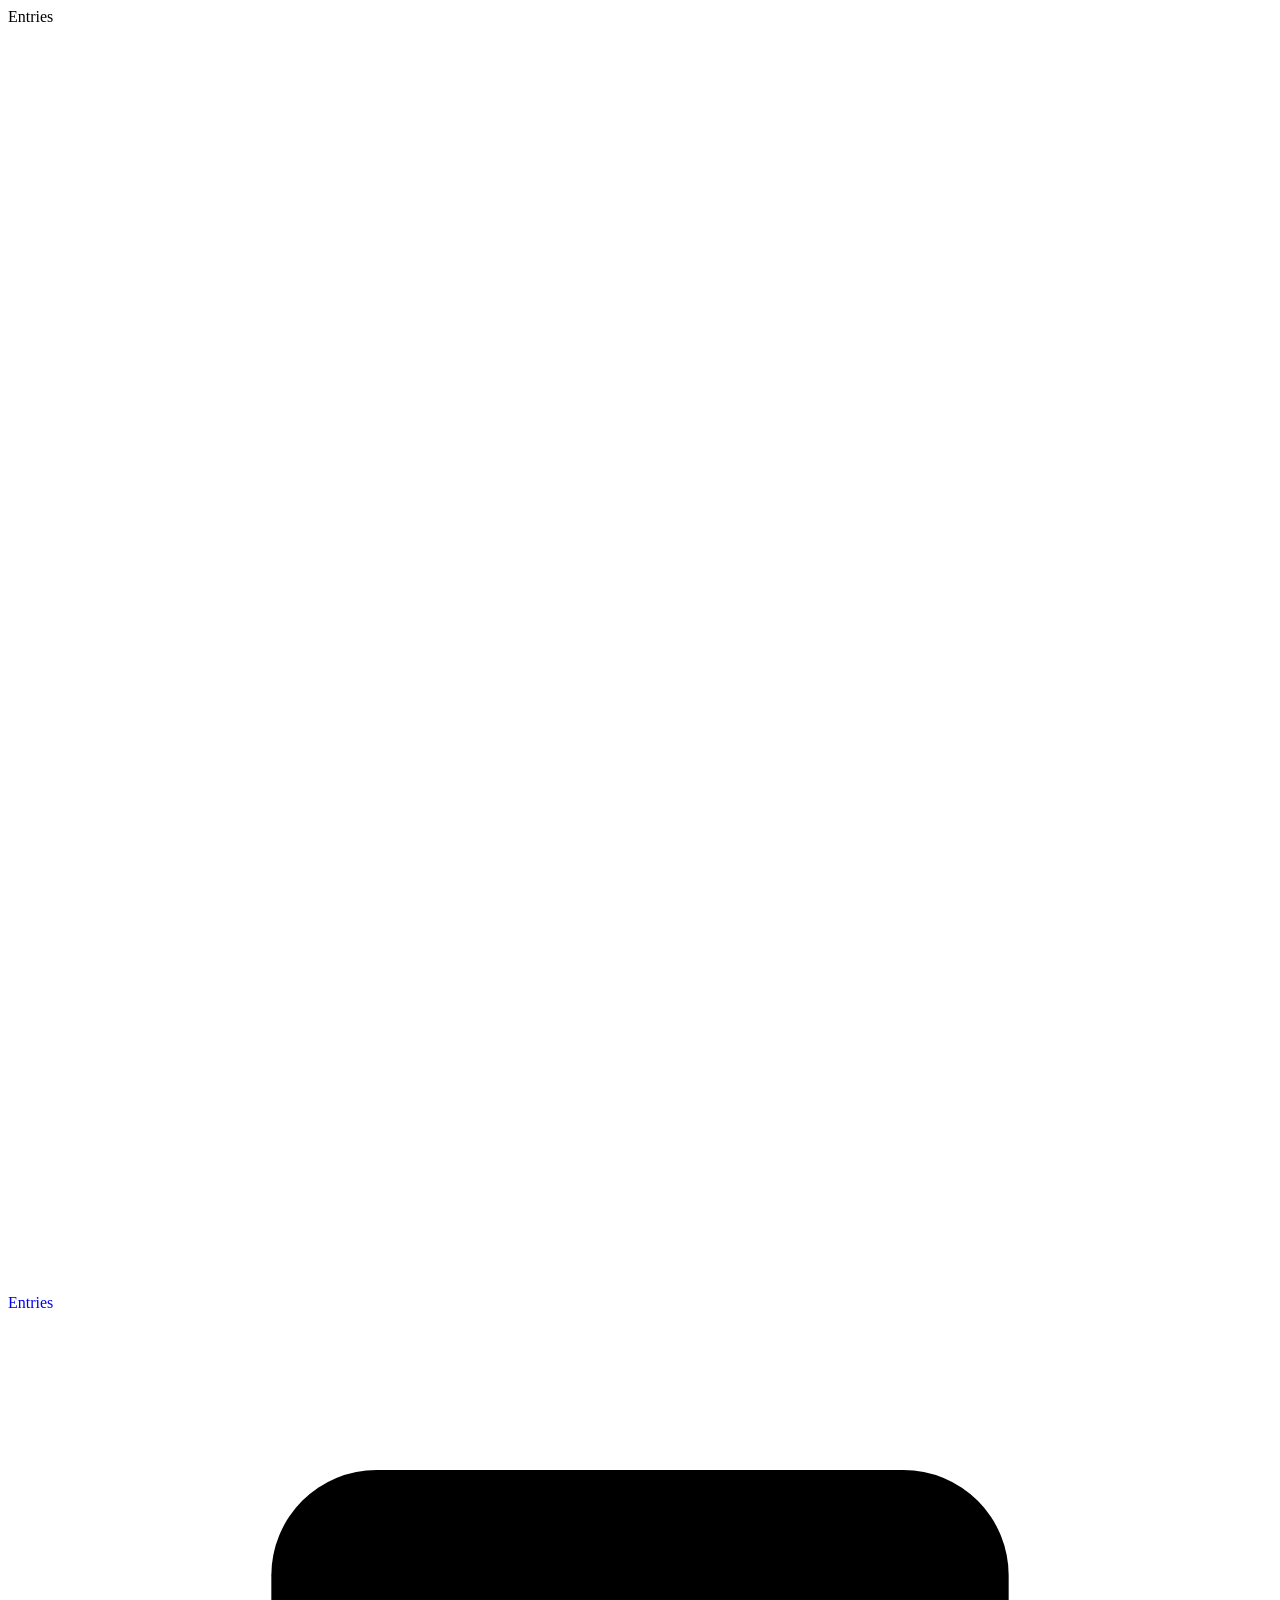
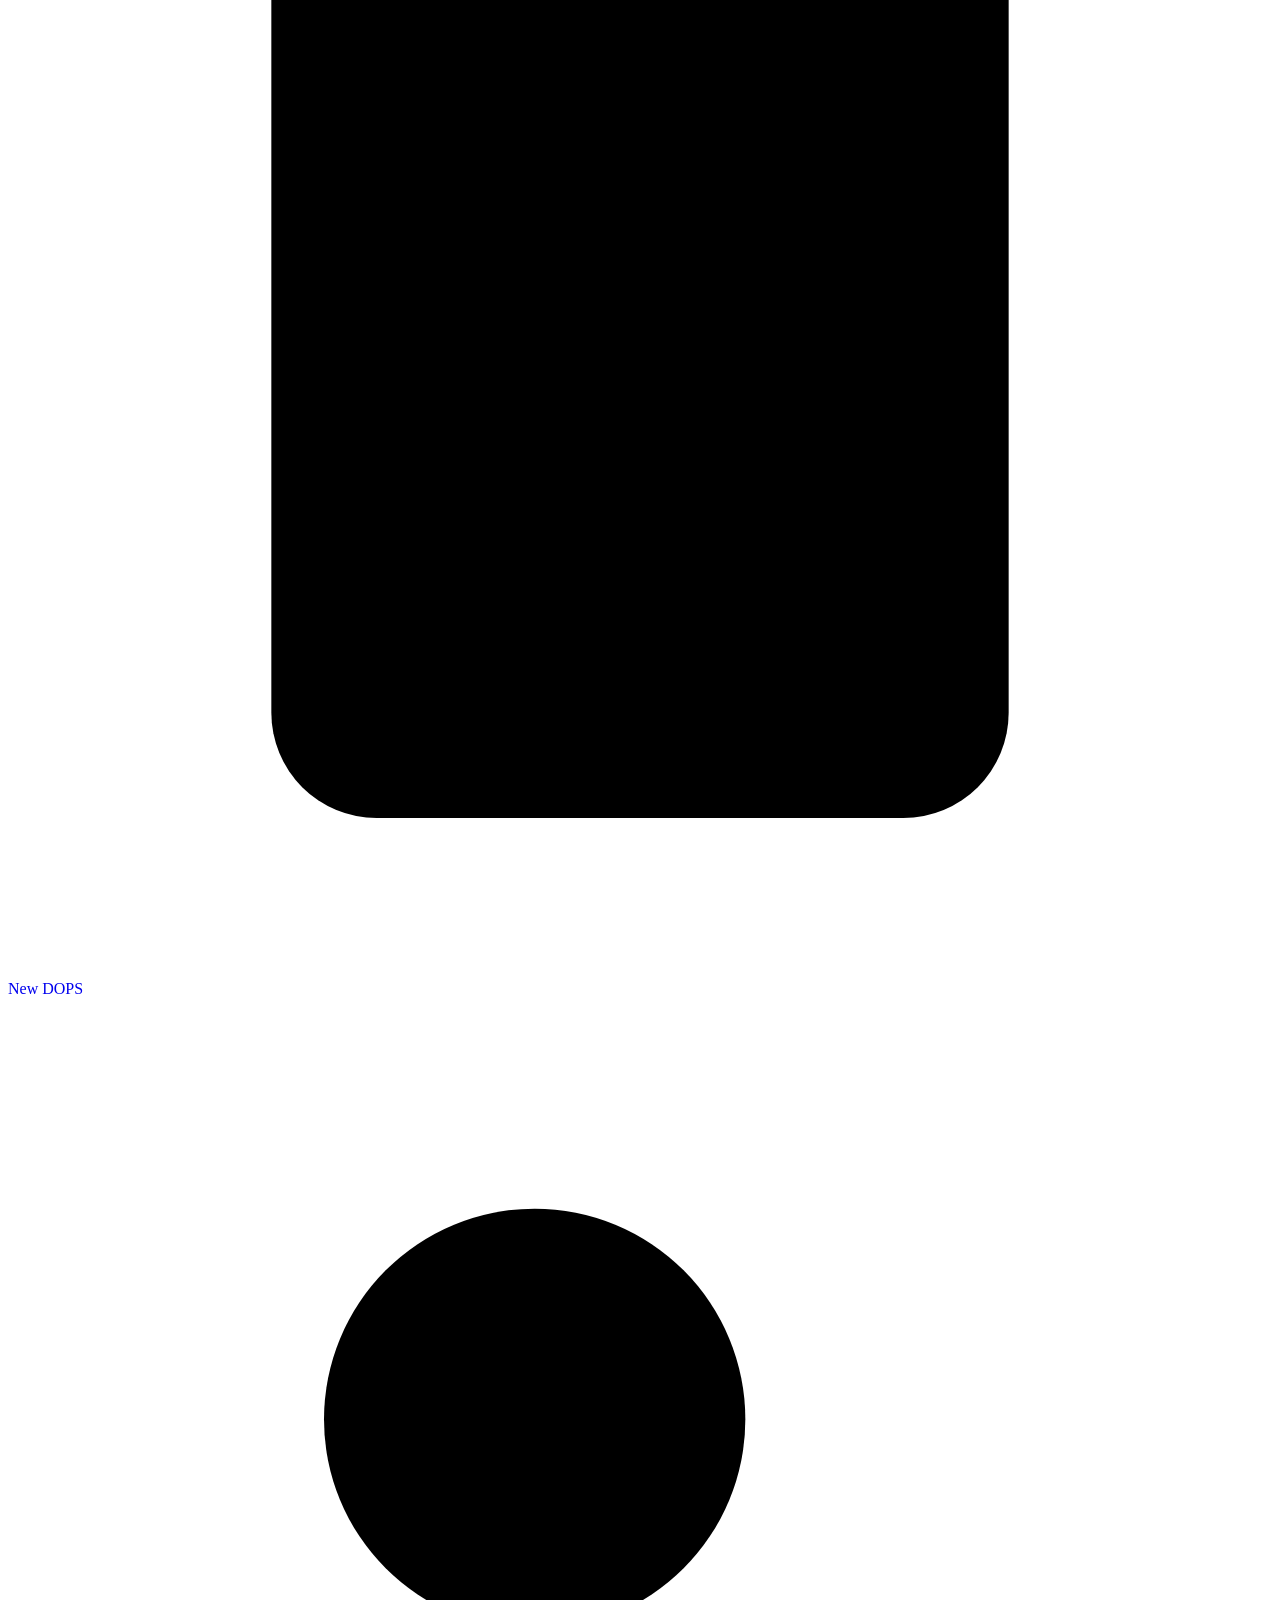
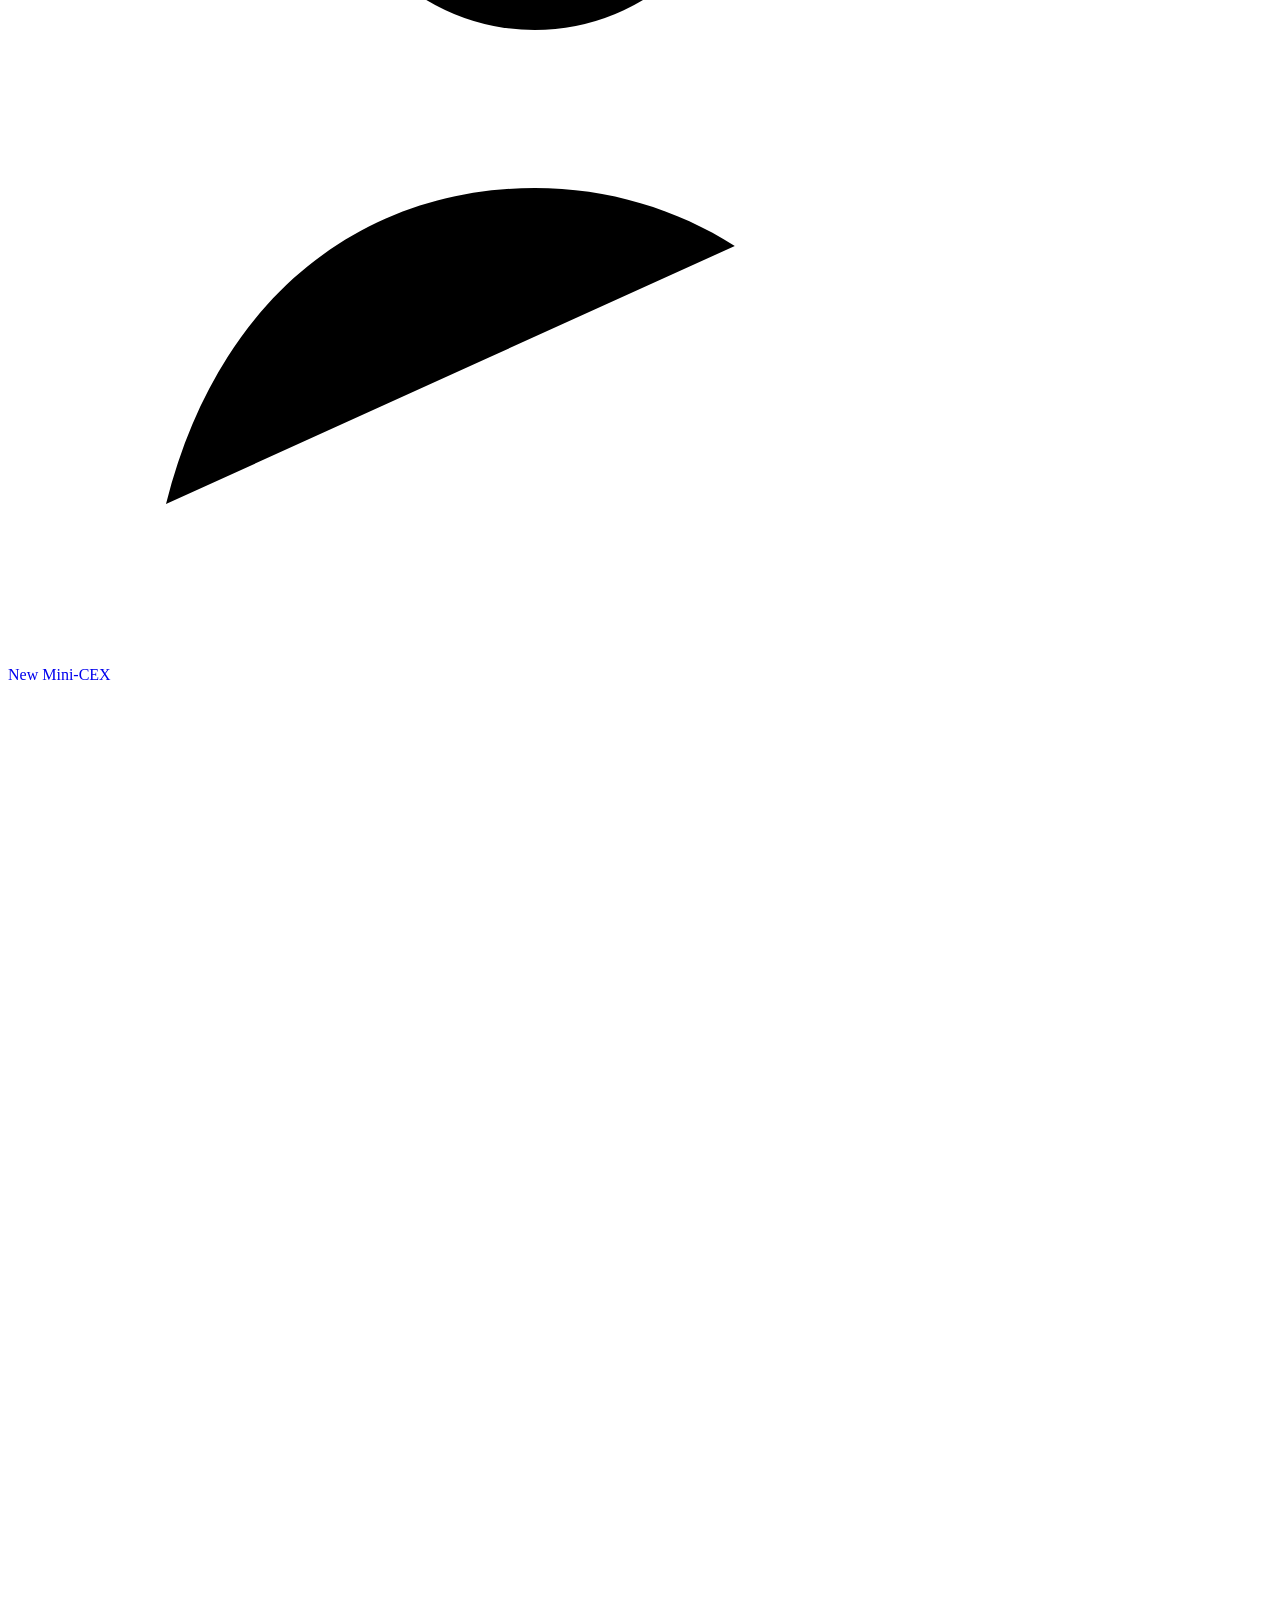
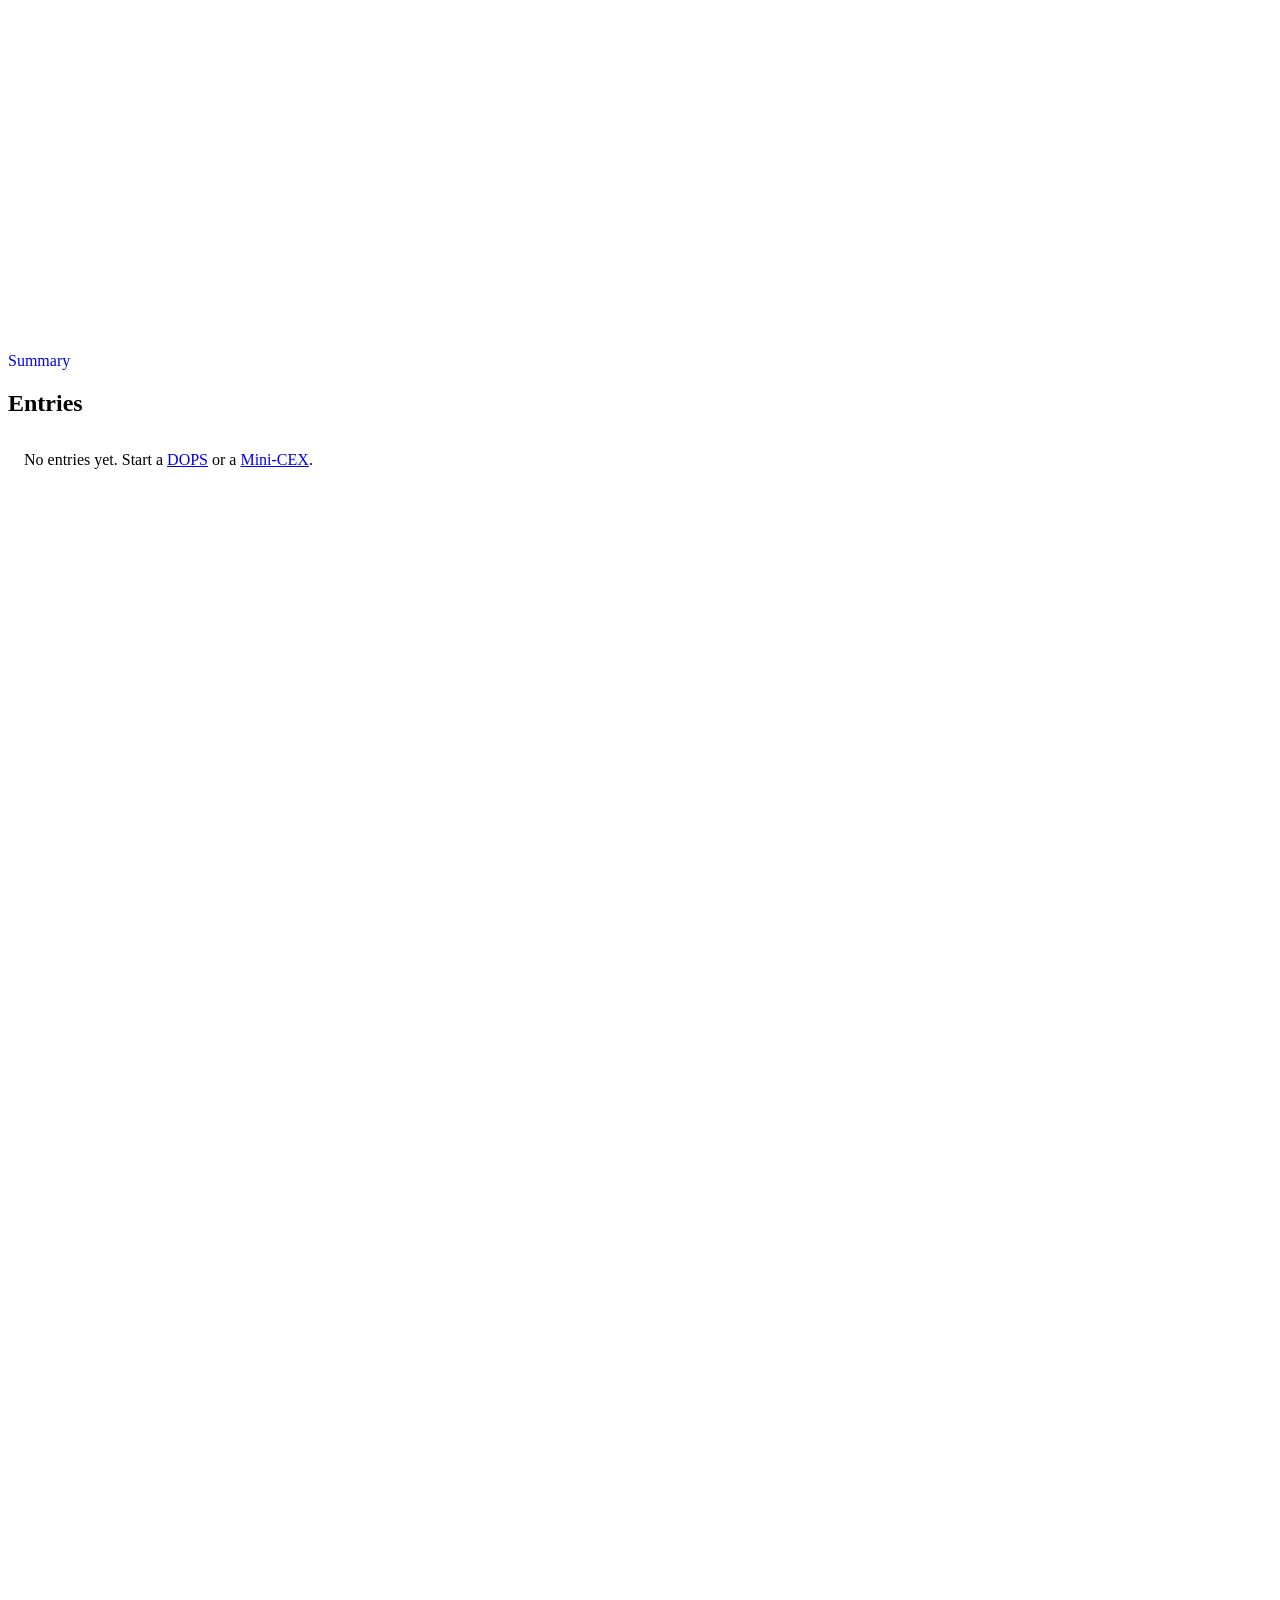
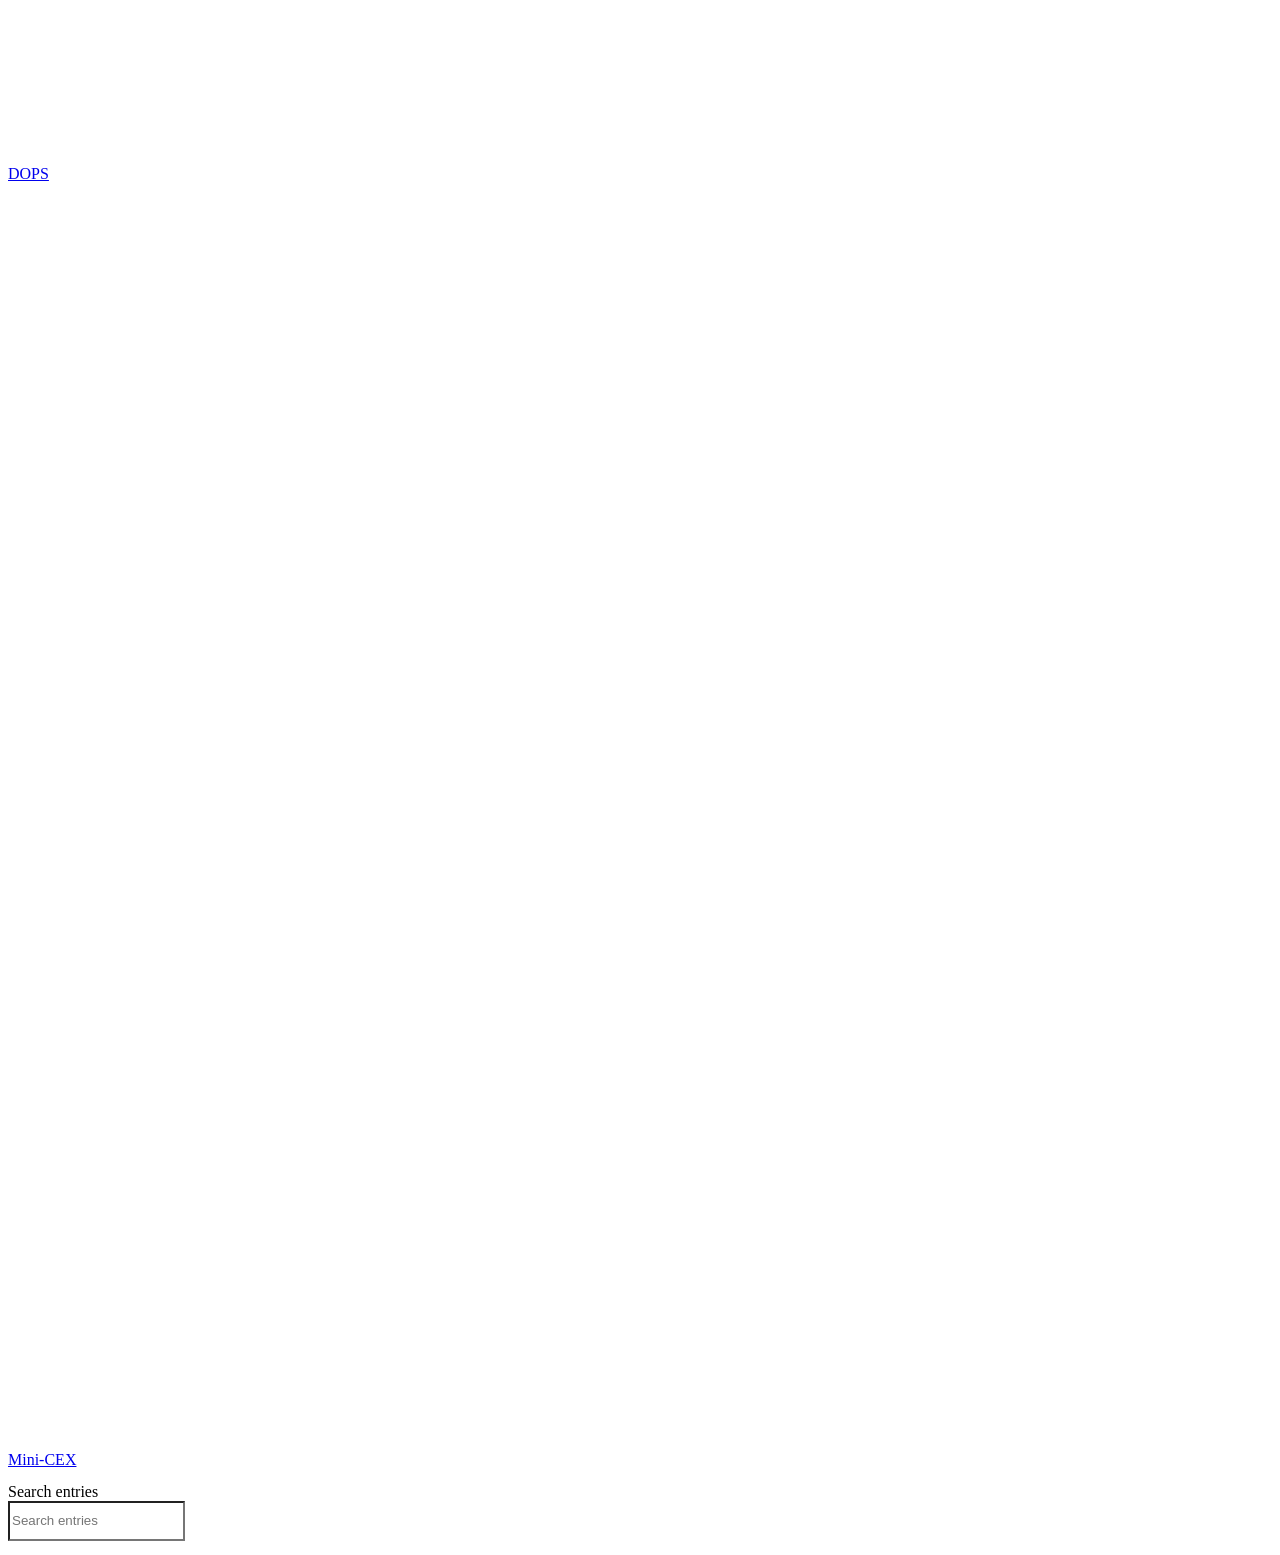
<file: hand-log/index.html>
<!doctype html>
<html lang="en" class="glass">
<head>
<meta charset="utf-8">
<meta name="viewport" content="width=device-width, initial-scale=1, viewport-fit=cover, interactive-widget=resizes-content">
<meta name="robots" content="noindex, nofollow">
<script>
// The app lives at hand.anawj.com/handlog/. The same folder is also served at anawj.com/hand-log/; send visitors on
// from there (saved entries are per address, so everyone should use one). A no-op on hand.anawj.com, previews and
// localhost.
if (top === self && /^(www\.)?anawj\.com$/.test(location.hostname))
  location.replace('https://hand.anawj.com/handlog/' + location.pathname.replace(/^\/hand-log\/?/, '') + location.search + location.hash);
</script>
<meta name="theme-color" content="#f5f5f7" data-scheme="light" media="(prefers-color-scheme: light)">
<meta name="theme-color" content="#1c1c1e" data-scheme="dark" media="(prefers-color-scheme: dark)">
<meta name="apple-mobile-web-app-capable" content="yes">
<meta name="mobile-web-app-capable" content="yes">
<meta name="apple-mobile-web-app-status-bar-style" content="default">
<meta name="apple-mobile-web-app-title" content="Hand log">
<title>Hand log</title>
<meta name="description" content="Log hand surgery DOPS and Mini-CEX workplace-based assessments on your phone.">
<link rel="manifest" href="manifest.webmanifest">
<script>addEventListener('beforeinstallprompt', e => e.preventDefault());</script>
<link rel="icon" href="icons/icon.svg" type="image/svg+xml">
<link rel="icon" href="icons/favicon-32.png" sizes="32x32">
<link rel="apple-touch-icon" href="icons/apple-touch-icon.png">
<script src="https://core.anawj.com/ui/1.0.0-rc.42/theme/early.js"></script>
<!-- the app kit (app-ui, look A by default): its theme sheet; the look, light / dark, density and Glass or
     Solid are chosen per device ("Look on this device", kit.js) and early.js puts them back before the first paint.
     The NUHS kit (design.anawj.com/v1/) still draws the page: its --a-* colours follow the app kit (style.css) -->
<link rel="stylesheet" href="https://design.anawj.com/v1/tokens.css">
<link rel="stylesheet" href="https://core.anawj.com/ui/1.0.0-rc.42/theme/theme.css">
<link rel="stylesheet" href="https://design.anawj.com/v1/app.css">
<link rel="stylesheet" href="style.css">
<script src="https://design.anawj.com/v1/app.js" defer></script>
</head>
<body class="a-app">
<header class="a-bar">
  <div class="a-band" aria-hidden="true"><i></i><i></i><i></i><i></i></div>
  <div class="a-bar-row">
    <a class="a-bar-btn" id="bar-back" href="#list" aria-label="Back to entries"><svg viewBox="0 0 24 24" aria-hidden="true"><path d="M15 18l-6-6 6-6"/></svg>Entries</a>
    <span class="a-bar-title" id="bar-title" aria-hidden="true">Hand log</span>
    <span></span>
  </div>
</header>
<nav class="a-tabbar" aria-label="Sections">
  <a href="#list"><svg viewBox="0 0 24 24" aria-hidden="true"><path d="M8 6h13M8 12h13M8 18h13M3 6h.01M3 12h.01M3 18h.01"/></svg><span>Entries</span></a>
  <a href="#new-dops"><svg viewBox="0 0 24 24" aria-hidden="true"><rect x="5" y="3" width="14" height="18" rx="2"/><path d="M12 8v8M8 12h8"/></svg><span>New DOPS</span></a>
  <a href="#new-minicex"><svg viewBox="0 0 24 24" aria-hidden="true"><circle cx="10" cy="8" r="4"/><path d="M3 21c1-4 3.8-6 7-6 1.4 0 2.7.4 3.8 1.1M18 14v7M14.5 17.5h7"/></svg><span>New Mini-CEX</span></a>
  <a href="#summary"><svg viewBox="0 0 24 24" aria-hidden="true"><path d="M4 20V10M10 20V4M16 20v-7M22 20H2"/></svg><span>Summary</span></a>
</nav>
<main id="main" class="a-main" tabindex="-1">
  <section id="view-list" class="view" hidden>
    <h1 class="a-title">Entries</h1>
    <p id="empty" class="empty" hidden>No entries yet. Start a <a href="#new-dops">DOPS</a> or a <a href="#new-minicex">Mini-CEX</a>.</p>
    <div class="big-add-row a-actions a-actions--row">
      <a class="big-add a-btn" href="#new-dops"><svg viewBox="0 0 24 24" aria-hidden="true"><path d="M12 5v14M5 12h14"/></svg>DOPS</a>
      <a class="big-add a-btn a-btn--tinted" href="#new-minicex"><svg viewBox="0 0 24 24" aria-hidden="true"><path d="M12 5v14M5 12h14"/></svg>Mini-CEX</a>
    </div>
    <label for="list-filter" class="a-sr">Search entries</label>
    <div class="a-search"><input id="list-filter" class="a-field" type="search" placeholder="Search entries" autocomplete="off"></div>
    <ul id="entries" class="entries a-list"></ul>
  </section>

  <section id="view-form" class="view" hidden>
    <h1 id="form-title" class="a-title">New entry</h1>
    <p class="a-subtitle">Saved on this phone only. No patient names or identifiers, and no assessor full names.</p>
    <form id="entry-form" novalidate>
      <ul class="a-list fields">
        <li class="field a-row"><label for="f-date">Date</label><input id="f-date" class="a-field" name="date" type="date" required></li>
        <li class="field a-row stack"><label for="f-item" id="f-item-label">Procedure</label><select id="f-item" class="a-field" name="item" required></select></li>
        <li class="field a-row stack"><label for="f-assessor">Assessor (role or initials)</label>
          <input id="f-assessor" class="a-field" name="assessor" type="text" autocomplete="off" placeholder="e.g. Consultant, AB (no full names)"></li>
        <li class="field a-row"><label for="f-setting">Setting</label>
          <select id="f-setting" class="a-field" name="setting"><option>Clinic</option><option>OT</option><option>Ward</option><option>ED</option></select></li>
        <li class="field a-row"><label for="f-complexity">Complexity</label>
          <select id="f-complexity" class="a-field" name="complexity"><option>Low</option><option selected>Medium</option><option>High</option></select></li>
      </ul>
      <div id="domains"></div>
      <ul class="a-list fields">
        <li class="field a-row"><label for="f-global">Global rating</label><select id="f-global" class="a-field" name="global" required></select></li>
      </ul>
      <div class="field text"><label for="f-good" class="a-section">What went well</label><textarea id="f-good" class="a-field" name="good" rows="3"></textarea></div>
      <div class="field text"><label for="f-improve" class="a-section">To improve</label><textarea id="f-improve" class="a-field" name="improve" rows="3"></textarea></div>
      <div class="field text"><label for="f-action" class="a-section">Agreed action</label><textarea id="f-action" class="a-field" name="action" rows="3"></textarea></div>
      <p id="form-error" class="error" role="alert"></p>
      <button type="submit" class="btn primary a-btn a-btn--block">Save</button>
    </form>
  </section>

  <section id="view-entry" class="view" hidden>
    <h1 id="entry-title" class="a-title">Entry</h1>
    <dl id="entry-detail" class="detail"></dl>
    <div class="actions a-actions">
      <button type="button" id="export-one" class="btn a-btn a-btn--tinted a-btn--block">Export CSV</button>
      <button type="button" id="delete" class="btn danger a-btn a-btn--danger a-btn--block">Delete</button>
    </div>
  </section>

  <section id="view-summary" class="view" hidden>
    <h1 class="a-title">Summary</h1>
    <h2 class="a-section">By type</h2>
    <ul id="sum-type" class="counts a-list"></ul>
    <h2 class="a-section">By procedure or case</h2>
    <ul id="sum-item" class="counts a-list"></ul>
    <h2 class="a-section">Export and backup</h2>
    <div class="actions a-actions">
      <button type="button" id="export-csv" class="btn primary a-btn a-btn--block">Export CSV</button>
      <button type="button" id="export-json" class="btn a-btn a-btn--tinted a-btn--block">Back up (JSON)</button>
    </div>
    <ul class="a-list">
      <li><label class="a-row restore" for="import-json"><span class="a-row-text">Restore from backup (JSON)</span><span class="a-chev" aria-hidden="true"></span></label>
        <input id="import-json" class="a-sr" type="file" accept="application/json,.json"></li>
    </ul>
    <p id="import-msg" class="a-footnote" role="status"></p>
    <div class="appinfo">
      <p class="small" id="appver" hidden></p>
      <p class="small"><button type="button" id="getlatest" class="linkbtn">Not updating? Get the latest version</button> <span id="getlatest-msg" role="status"></span></p>
    </div>
    <details class="look"><summary>Look on this device</summary><div class="look-box"></div></details>
  </section>
</main>
<script type="module" src="js/app.js"></script>
<script type="module" src="kit.js"></script>
</body>
</html>
</file>
<file: cmcj/style.css>
/* The page's own colours: used as they are until the app kit (index.html, kit.js) paints, and kept when core.anawj.com
   is blocked. Once it has painted (html[data-look]) the kit's tokens (same names: --bg, --text, --muted, --accent ...)
   follow the device's look, light / dark and accent, and only the page's extra tokens are set here. */
:root { --viewport: light-dark(#20232a, #0d0f12); }
:root:not([data-look]) {
  --bg: #f3f2ef;
  --panel: #ffffff;
  --panel-2: #f6f5f2;
  --line: #dedbd4;
  --text: #1f2125;
  --muted: #6a6d74;
  --accent: #2563eb;
  --accent-ink: #ffffff;
  --warn: #c2410c;
  --danger: #b91c1c;
  --ok: #15803d;
  --shadow: 0 1px 2px rgba(0,0,0,.06), 0 2px 8px rgba(0,0,0,.05);
  color-scheme: light;
}
@media (prefers-color-scheme: dark) {
  :root:not([data-look]) {
    --bg: #111317; --panel: #181b20; --panel-2: #1f2329; --line: #2c3139; --text: #e7e8ea; --muted: #9aa0a9;
    --accent: #5b8cff; --accent-ink: #0b0d10; --warn: #fb923c; --danger: #f87171; --ok: #4ade80;
    --shadow: none; color-scheme: dark;
  }
}
:root[data-look] {
  --panel: var(--surface);
  --panel-2: color-mix(in srgb, var(--text) 4%, var(--surface));
  --line: color-mix(in srgb, var(--text) 14%, var(--surface));   /* hairlines (the kit's --line is a control edge) */
  --accent-ink: var(--on-accent);
  color-scheme: light dark;
}
:root[data-look][data-theme="light"] { color-scheme: light; }
:root[data-look][data-theme="dark"] { color-scheme: dark; }

* { box-sizing: border-box; }
html, body { margin: 0; height: 100%; }
body {
  background: var(--bg); color: var(--text);
  font: 14px/1.45 system-ui, -apple-system, "Segoe UI", Roboto, sans-serif;
  display: flex; flex-direction: column; overflow: hidden;
}
button, select, input { font: inherit; color: inherit; }
/* the app kit's theme.css (index.html) sizes every button, select and tick box for its own apps; this page keeps the
   browser's controls and styles them below */
button { display: revert; min-height: 0; padding: revert; border: revert; border-radius: revert; background: revert;
  font-family: inherit; color: inherit; }
select { min-height: 0; -webkit-appearance: auto; appearance: auto; background-image: none; }
input[type="checkbox"], input[type="radio"] { width: auto; height: auto; margin: revert; }
a { color: var(--accent); }
kbd { font: 12px ui-monospace, monospace; border: 1px solid var(--line); border-radius: 4px; padding: 0 4px; background: var(--panel-2); }

.topbar {
  display: flex; align-items: center; gap: 12px; padding: 8px 12px;
  background: var(--panel); border-bottom: 1px solid var(--line); flex: 0 0 auto;
}
.brand { font-weight: 650; white-space: nowrap; }
.brand .sub { font-weight: 400; color: var(--muted); margin-left: 6px; }
.tabs { display: flex; gap: 4px; margin-left: auto; background: var(--panel-2); padding: 3px; border-radius: 10px; }
.tabs button { border: 0; background: transparent; padding: 6px 12px; border-radius: 8px; cursor: pointer; color: var(--muted); }
.tabs button.active { background: var(--panel); color: var(--text); box-shadow: var(--shadow); font-weight: 600; }
.icon-btn { border: 1px solid var(--line); background: var(--panel); width: 32px; height: 32px; border-radius: 8px; cursor: pointer; flex: 0 0 auto; }
#panelToggle { display: none; }

.layout { flex: 1 1 auto; display: flex; min-height: 0; }
.panel {
  width: 340px; flex: 0 0 340px; overflow-y: auto; padding: 12px; display: flex; flex-direction: column; gap: 10px;
  background: var(--bg); border-right: 1px solid var(--line);
}
.card { background: var(--panel); border: 1px solid var(--line); border-radius: 12px; padding: 12px; box-shadow: var(--shadow); }
.card h2 { font-size: 12px; text-transform: uppercase; letter-spacing: .06em; color: var(--muted); margin: 0 0 8px; font-weight: 650; line-height: inherit; }
.card h3 { font-size: 14px; margin: 12px 0 4px; }
.card h3:first-child { margin-top: 0; }
.card p, .card ul { margin: 4px 0 8px; }
.card ul { padding-left: 18px; }
.muted { color: var(--muted); }
.notes summary { list-style: none; cursor: pointer; }
.notes summary::-webkit-details-marker { display: none; }
.notes summary h2 { display: inline; }
.notes summary::after { content: "▾"; float: right; color: var(--muted); }
.notes details:not([open]) summary::after { content: "▸"; }

.btn-grid { display: grid; grid-template-columns: 1fr 1fr; gap: 6px; }
.card button, .quiz button, dialog button {
  border: 1px solid var(--line); background: var(--panel-2); border-radius: 8px; padding: 6px 10px; cursor: pointer;
}
.card button:hover { border-color: var(--accent); }
button.primary { background: var(--accent); color: var(--accent-ink); border-color: var(--accent); font-weight: 600; }
.row { display: flex; flex-wrap: wrap; gap: 6px; margin-top: 8px; }
.checks { display: grid; grid-template-columns: 1fr 1fr; gap: 4px 8px; }
.checks label, .check-inline { display: flex; align-items: center; gap: 6px; cursor: pointer; }
.check-inline { margin-top: 8px; }
.range { display: block; margin-top: 8px; }
.range output { float: right; color: var(--muted); font-variant-numeric: tabular-nums; }
.range input { width: 100%; accent-color: var(--accent); }
select { width: 100%; padding: 5px 6px; border-radius: 8px; border: 1px solid var(--line); background: var(--panel-2); margin-top: 6px; }
.two-col { display: grid; grid-template-columns: 1fr 1fr; gap: 8px; }
.two-col label { font-size: 12px; color: var(--muted); }
.sub-ctl { padding-left: 22px; }

.seg { display: flex; flex-wrap: wrap; gap: 4px; }
.seg button { flex: 1 1 auto; }
.seg button.active { background: var(--accent); color: var(--accent-ink); border-color: var(--accent); font-weight: 600; }
.stage-info { margin-top: 10px; font-size: 13px; }
.stage-info .lbl { font-size: 11px; text-transform: uppercase; letter-spacing: .05em; color: var(--muted); margin-top: 8px; }
.stage-info ul { margin: 2px 0; }

.safety { margin-top: 10px; font-size: 13px; display: grid; gap: 3px; }
.safety .d { display: flex; justify-content: space-between; }
.safety .d b { font-variant-numeric: tabular-nums; }
.lvl-ok { color: var(--ok); } .lvl-warn { color: var(--warn); } .lvl-bad { color: var(--danger); }

.tasks { list-style: none; padding: 0; margin: 0; display: grid; gap: 6px; }
.tasks li { display: grid; grid-template-columns: 20px 1fr; gap: 6px; align-items: start; }
.tasks li .tick { width: 16px; height: 16px; border-radius: 50%; border: 2px solid var(--line); margin-top: 2px; }
.tasks li.done .tick { background: var(--ok); border-color: var(--ok); }
.tasks li.na { opacity: .45; }
.tasks .prog { display: block; font-size: 12px; color: var(--muted); }

.viewport { flex: 1 1 auto; position: relative; background: var(--viewport); min-width: 0; touch-action: none; }
#c { display: block; width: 100%; height: 100%; }
.inset-frame {
  position: absolute; pointer-events: none; border: 2px solid rgba(255,255,255,.55); border-radius: 10px;
}
.inset-frame span { position: absolute; left: 8px; top: 6px; font-size: 11px; color: #fff; text-shadow: 0 1px 2px #000; }
.hud {
  position: absolute; left: 12px; top: 12px; color: #fff; font-size: 13px; background: rgba(0,0,0,.55);
  padding: 8px 10px; border-radius: 8px; max-width: min(360px, 60%); pointer-events: none;
}
.hud .warn { color: #fdba74; } .hud .bad { color: #fca5a5; font-weight: 600; }
.aim { position: absolute; width: 26px; height: 26px; margin: -13px 0 0 -13px; border: 2px solid rgba(255,255,255,.85); border-radius: 50%; pointer-events: none; box-shadow: 0 0 0 1px rgba(0,0,0,.5); }
.aim::after { content: ""; position: absolute; left: 50%; top: 50%; width: 4px; height: 4px; margin: -2px 0 0 -2px; border-radius: 50%; background: #fff; }
.aim.touching { border-color: #4ade80; }
.aim.touching::after { background: #4ade80; }
.hud .hint { margin-top: 4px; font-size: 11px; color: rgba(255,255,255,.7); }
.scope-ctl { position: absolute; left: 10px; bottom: 10px; display: grid; gap: 6px; justify-items: start; z-index: 2; }
.scope-ctl .row { display: flex; align-items: center; gap: 4px; background: rgba(0,0,0,.6); padding: 4px; border-radius: 12px; }
.scope-ctl button {
  min-width: 44px; height: 40px; padding: 0 6px; border: 0; border-radius: 9px; background: rgba(255,255,255,.14); color: #fff;
  font-size: 12px; cursor: pointer; touch-action: none; user-select: none; -webkit-user-select: none; -webkit-touch-callout: none;
}
.scope-ctl button:hover { background: rgba(255,255,255,.24); }
.scope-ctl button.active { background: var(--accent); color: var(--accent-ink); font-weight: 600; }
.scope-ctl button.big { font-size: 20px; line-height: 1; }
.scope-ctl .lbl { font-size: 10px; color: rgba(255,255,255,.7); text-align: center; width: 30px; line-height: 1.1; }
.orient { position: absolute; right: 12px; top: 12px; font-size: 11px; color: rgba(255,255,255,.7); text-align: right; pointer-events: none; line-height: 1.5; }
.info {
  position: absolute; left: 12px; bottom: 12px; max-width: min(420px, calc(100% - 24px)); background: var(--panel);
  border: 1px solid var(--line); border-radius: 12px; padding: 10px 12px; box-shadow: 0 4px 18px rgba(0,0,0,.25);
}
.info .t { font-weight: 650; } .info .g { font-size: 11px; text-transform: uppercase; color: var(--muted); letter-spacing: .05em; }
.info .x { float: right; border: 0; background: none; cursor: pointer; color: var(--muted); font-size: 16px; line-height: 1; }
.quiz {
  position: absolute; right: 12px; bottom: 12px; width: min(320px, calc(100% - 24px)); background: var(--panel);
  border: 1px solid var(--line); border-radius: 12px; padding: 12px; box-shadow: 0 4px 18px rgba(0,0,0,.25);
}
.quiz .opts { display: grid; gap: 6px; margin: 8px 0; }
.quiz .opts button { text-align: left; }
.quiz .opts button.right { background: var(--ok); color: #fff; border-color: var(--ok); }
.quiz .opts button.wrong { background: var(--danger); color: #fff; border-color: var(--danger); }
.toast {
  position: absolute; left: 50%; top: 14px; transform: translateX(-50%); background: rgba(0,0,0,.75); color: #fff;
  padding: 6px 12px; border-radius: 999px; font-size: 13px; pointer-events: none; white-space: nowrap; max-width: 90%; overflow: hidden; text-overflow: ellipsis;
}
.loading { position: absolute; inset: 0; display: grid; place-items: center; color: #cfd3da; font-size: 15px; z-index: 5; }
.loading .err { max-width: 520px; margin: 16px; padding: 14px 16px; background: var(--panel); color: var(--text); border: 1px solid var(--danger); border-radius: 12px; font-size: 14px; overflow-wrap: anywhere; }
.loading .err .muted { font-size: 12px; }

dialog { border: 1px solid var(--line); border-radius: 14px; background: var(--panel); color: var(--text); max-width: 560px; width: calc(100% - 32px); }
dialog::backdrop { background: rgba(0,0,0,.45); }
dialog h2 { margin-top: 0; }
/* About, "Look on this device": the app kit's switch (kit.js), drawn on first open */
.look { margin: 12px 0; }
.look > summary { cursor: pointer; color: var(--accent); font-weight: 600; padding: 4px 0; }
.look select { width: auto; margin-top: 0; }

[hidden] { display: none !important; }

@media (max-width: 820px) {
  .brand .sub { display: none; }
  #panelToggle { display: block; }
  .topbar { gap: 8px; padding: 8px; }
  .tabs button { padding: 6px 8px; }
  .layout { flex-direction: column-reverse; }
  .panel {
    width: 100%; flex: 0 0 auto; max-height: 45vh; border-right: 0; border-top: 1px solid var(--line); padding: 10px 16px;
  }
  body.panel-collapsed .panel { display: none; }
  .viewport { flex: 1 1 0; }
  .brand { overflow: hidden; text-overflow: ellipsis; }
}
@media (max-height: 500px) {
  body.panel-collapsed .panel { display: none; }
  #panelToggle { display: block; }
}
@media (max-width: 480px) {
  .scope-ctl { left: 6px; bottom: 6px; }
  .scope-ctl button { min-width: 40px; padding: 0 4px; font-size: 11px; }
  .scope-ctl .lbl { display: none; }
  .hud { max-width: calc(100% - 24px); font-size: 12px; }
  .brand { display: none; }
  .tabs { margin-left: 0; flex: 1; }
  .tabs button { flex: 1; font-size: 13px; padding: 6px 4px; }
}

.viva-score { display: block; font-size: 14px; color: var(--text); font-weight: 600; padding-top: 4px; }
.viva-body { margin-top: 10px; font-size: 13px; }
.viva-body .lbl { font-size: 11px; text-transform: uppercase; letter-spacing: .05em; color: var(--accent); font-weight: 650; }
.viva-q { font-size: 15px; font-weight: 600; margin: 4px 0 6px; }
.viva-a { background: var(--panel-2); border-left: 3px solid var(--accent); border-radius: 6px; padding: 8px 10px; }
.card button.ok { background: var(--ok); border-color: var(--ok); color: #fff; }
</file>
<file: hand-babies/style.css>
/* Hand assessment: one long page, readable on a phone, prints cleanly. The NUHS app kit (https://design.anawj.com/v1/app.css)
   gives the app look; this file adds the reading styles. */
:root {
  --red: #b3001f; --amber: #8a5a00; --green: #146c2e;
  --card-2: #f6f6f9;   /* a block inside a white section */
  scroll-padding-top: calc(var(--a-safe-t) + var(--a-band) + var(--a-bar-h) + 56px);
}

/* section chips under the bar; app.js marks the one in view with .on */
.sec-nav { max-width: 720px; margin: 0 auto; padding: 0 var(--a-gutter) 10px; scroll-padding-inline: var(--a-gutter); }
.sec-nav .a-chip { display: inline-flex; align-items: center; min-height: 36px; color: var(--a-ink); text-decoration: none !important; }
.sec-nav .a-chip.on { background: var(--a-tint); color: var(--a-tint-ink); box-shadow: none; }

/* each section reads as a white rounded card on the grey background */
main > section {
  margin: 16px 0 0; padding: 18px 16px 10px; border-radius: var(--a-r); background: var(--a-surface);
  font-size: 16px; line-height: 1.5; letter-spacing: 0;
}
h2 { font-size: 26px; font-weight: 700; line-height: 1.15; margin: 0 0 10px; }
h3 { font-size: 19px; font-weight: 650; line-height: 1.25; margin: 24px 0 6px; letter-spacing: -.01em; }
h4 { font-size: 16px; font-weight: 650; margin: 12px 0 4px; letter-spacing: 0; }
h4.red { color: var(--red); }
p { margin: 6px 0 10px; }
ul, ol { margin: 4px 0 10px; padding-left: 22px; }
li { margin: 4px 0; }
.lead { font-size: 17px; color: var(--a-ink-2); }
.small { font-size: var(--a-text-sm); color: var(--a-ink-2); }
/* links inside the text stay underlined so they don't rely on colour alone */
main > section a { text-decoration: underline; text-underline-offset: 2px; }

.callout { padding: 12px 14px; border-radius: var(--a-r); margin: 12px 0; }
.callout.tip { background: var(--a-tint-soft); }
.callout.warn { background: var(--a-warn-bg); }
.callout.must { background: var(--a-ok-bg); font-size: 17px; }
.callout ol { margin-bottom: 0; }
.miss { background: var(--a-warn-bg); padding: 10px 12px; border-radius: 10px; font-size: 15px; }
.example { background: var(--card-2); border-left: 3px solid var(--green); padding: 10px 12px; border-radius: 10px; font-size: 15px; }
.example.bad { border-color: var(--red); background: var(--a-danger-bg); }

/* "By case": scenarios are rows in the section's group; tap one to open it (chevron turns down) */
details.pic { margin: 0 -16px; border-top: .5px solid var(--a-sep); }
#picture > .lead { margin-bottom: 12px; }
details.pic:last-child { margin-bottom: -10px; }
details.pic > summary {
  display: flex; align-items: center; gap: 12px; min-height: 52px; padding: 12px 16px; cursor: pointer;
  font-size: 17px; font-weight: 600; line-height: 1.3; color: var(--a-ink); list-style: none;
  -webkit-user-select: none; user-select: none; touch-action: manipulation; transition: background .25s;
}
details.pic > summary::-webkit-details-marker { display: none; }
details.pic > summary:active { background: var(--a-surface-2); transition: none; }
details.pic > summary::after {
  content: ""; flex: none; margin-left: auto; width: 8px; height: 8px; border: solid var(--a-ink-3);
  border-width: 2px 2px 0 0; transform: rotate(45deg); opacity: .8; transition: transform .2s var(--a-ease);
}
details.pic[open] > summary::after { transform: rotate(135deg); }
details.pic[open] > summary { color: var(--a-tint); }
details.pic > .cols { padding: 0 16px 12px; }
ul.cross { list-style: none; padding-left: 0; }
ul.cross li::before { content: "✗ "; color: var(--red); font-weight: 700; }
ul.checklist li { margin: 6px 0; }

.cols { display: grid; gap: 4px 20px; }
@media (min-width: 700px) { .cols { grid-template-columns: 1fr 1fr; } }
.card { border-radius: var(--a-r); padding: 6px 14px 10px; margin: 10px 0; background: var(--card-2); min-width: 0; }
.kanavel { background: var(--a-danger-bg); box-shadow: inset 0 0 0 1.5px var(--red); }
.kanavel h3 { margin-top: 8px; color: var(--red); }

table.t { width: 100%; border-collapse: collapse; margin: 10px 0 14px; font-size: 15px; }
table.t caption { text-align: left; font-weight: 700; padding-bottom: 4px; }
table.t th {
  text-align: left; padding: 6px 8px; color: var(--a-ink-2); font-size: var(--a-text-xs); font-weight: 600;
  text-transform: uppercase; letter-spacing: .02em; border-bottom: .5px solid var(--a-sep);
}
table.t td { border-bottom: .5px solid var(--a-sep); padding: 8px; vertical-align: top; }
table.t tr:last-child td { border-bottom: 0; }

/* figures: picture, then Play/Pause and Share GIF as plain tint buttons */
.fig { margin: 10px auto 12px; text-align: center; position: relative; max-width: 560px; }
.fig-art { cursor: pointer; border-radius: 10px; overflow: hidden; }
.fig-art > svg { display: block; width: 100%; height: auto; }
.fig-bar { display: flex; justify-content: space-between; align-items: center; margin-top: 2px; }
.fig-btn, .fig-gif {
  display: inline-flex; align-items: center; min-height: 44px; padding: 0 4px; border: 0; background: none;
  color: var(--a-tint); font-size: var(--a-text-sm); font-weight: 500; cursor: pointer; text-decoration: none !important;
}
.fig-btn:active, .fig-gif:active { opacity: .45; }
.fig svg text { font-family: system-ui, -apple-system, "Segoe UI", sans-serif; }
.fig3d { display: block; width: 100%; height: auto; touch-action: pan-y; cursor: grab; background: #fff; }

/* footer: note, edit link, then the two small muted lines (app version, get the latest version) */
footer { padding: 8px 0 16px; }
footer > .a-footnote:first-child { margin: 18px 16px 12px; }
footer > p#appver, footer > p:last-child { margin: 0 16px; color: var(--a-ink-2); font-size: var(--a-text-xs); line-height: 1.4; }
footer > p#appver { margin-top: 18px; }
footer .linkbtn {
  display: inline-flex; align-items: center; min-height: 44px; padding: 0; border: 0; background: none;
  color: inherit; font: inherit; text-decoration: underline; cursor: pointer;
}

@media print {
  .a-bar, .fig-bar { display: none; }
  .a-app, html { background: #fff; }
  main > section { padding: 0; margin-top: 16px; }
  details.pic { break-inside: avoid; }
  details > *:not(summary) { display: block; }
  section { break-inside: auto; }
}

/* computers: the section chips line up with the kit's wider content column; rows react to the mouse */
@media (min-width: 1000px) { .sec-nav { max-width: 880px; padding-left: 32px; padding-right: 32px; scroll-padding-inline: 32px; } }
@media (hover: hover) and (pointer: fine) {
  details.pic > summary:hover { background: var(--a-surface-2); }
  .fig-btn:hover, .fig-gif:hover { text-decoration: underline !important; }
}

/* ---------- the app kit (index.html, kit.js) ----------
   The NUHS kit's colours from the app kit's tokens: the device's look, light / dark (Auto follows the phone), accent
   and Glass or Solid. Only under html[data-look]: before the app kit paints they would be circular. */
:root[data-look] {
  --a-font: var(--font); --a-bg: var(--bg); --a-surface: var(--surface);
  /* (the mixes give the NUHS kit's own light values on its ground, kit.js: fields #e9e9ef, bars #f9f9fb at 82%,
     soft tint #e2ebf6, captions near #767c84; and follow any other look, ground or accent) */
  --a-surface-2: light-dark(color-mix(in srgb, var(--text) 4%, var(--bg)), color-mix(in srgb, var(--text) 8%, var(--surface)));
  --a-bar: color-mix(in srgb, color-mix(in srgb, var(--surface), var(--bg)) 82%, transparent);
  --a-sep: color-mix(in srgb, var(--text) 22%, transparent);
  --a-ink: var(--text); --a-ink-2: var(--muted); --a-ink-3: color-mix(in srgb, var(--muted) 85%, var(--surface));
  --a-tint: var(--accent); --a-tint-ink: var(--on-accent);
  --a-tint-soft: light-dark(oklch(from var(--accent) .93 .025 h), color-mix(in srgb, var(--accent) 14%, var(--surface)));
  --a-danger: var(--danger); --a-danger-bg: color-mix(in srgb, var(--danger) 12%, var(--surface));
  --a-ok: var(--ok); --a-ok-bg: color-mix(in srgb, var(--ok) 14%, var(--surface));
  --a-warn: var(--warn); --a-warn-bg: color-mix(in srgb, var(--warn) 16%, var(--surface));
  --a-focus: var(--focus); --a-backdrop: var(--backdrop);
  --red: var(--danger); --amber: var(--warn); --green: var(--ok);
  --card-2: color-mix(in srgb, var(--text) 4%, var(--surface));
  /* tokens.css says light only; the app kit follows the phone unless this device picked one */
  color-scheme: light dark;
}
:root[data-look][data-theme="light"] { color-scheme: light; }
:root[data-look][data-theme="dark"] { color-scheme: dark; }
:root[data-look] .a-btn--tinted { color: var(--a-tint); }
/* the app kit gives h1 the look's heading face (a serif in look A); the titles stay in the text face */
:root[data-look] :is(.a-title, .a-bar-title) { font-family: var(--a-font); }
/* Glass is the NUHS kit's own see-through bars (the app kit's glass.css styles bare .bar and the page top for its own
   apps, so it is not loaded). Solid (the switch, or the glass guard): the bars are the plain surface */
:root[data-look]:not(.glass) { --a-bar: var(--surface); }
:root[data-look]:not(.glass) :is(.a-bar, .a-tabbar) { -webkit-backdrop-filter: none; backdrop-filter: none; }
/* "Look on this device": a quiet disclosure; the switch is drawn on first open */
.look { margin: 6px 16px 0; font-size: var(--a-text-xs); }
/* (as quiet as the footer's small lines, so the page ends as it did before the switch was added) */
.look > summary { cursor: pointer; min-height: 24px; display: flex; align-items: center; color: var(--a-ink-2); }
</file>
<file: hand-log/style.css>
/* Hand log: the NUHS app kit (https://design.anawj.com/v1/app.css) does the look; this file only adds what the kit doesn't have. */

/* app bar: the back button only on an entry; an empty slot keeps the title centred */
.a-bar-btn#bar-back { display: none; padding-left: 0; }
body:has(#view-entry:not([hidden])) #bar-back { display: inline-flex; }

/* the tab bar's links get the kit's tab look; .on is set with aria-current by app.js */
.a-tabbar > a { text-decoration: none !important; }

/* ---------- entries ---------- */
.empty { margin: 4px 0 14px; padding: 14px 16px; border-radius: var(--a-r); background: var(--a-tint-soft); font-size: var(--a-text-sm); }
.big-add-row { margin: 4px 0 14px; }
.big-add { min-width: 0; }
.a-search { margin-bottom: 14px; }
#list-filter { background: var(--a-surface-2); min-height: 40px; padding-top: 8px; padding-bottom: 8px; }
.entries:empty { display: none; }
/* one row per entry: name and date/type on the left, global rating and a chevron on the right */
.entry > a {
  display: grid; grid-template-columns: minmax(0, 1fr) auto 10px; align-items: center; gap: 2px 10px;
  min-height: var(--a-row); padding: 10px 16px; color: var(--a-ink); text-decoration: none !important;
  transition: background .25s;
}
.entry > a:active { background: var(--a-surface-2); transition: none; }
.entry > a::after {
  content: ""; grid-column: 3; grid-row: 1 / 3; width: 8px; height: 8px; border: solid var(--a-ink-3);
  border-width: 2px 2px 0 0; transform: rotate(45deg); opacity: .7;
}
.entry .item { font-weight: 500; overflow-wrap: anywhere; }
.entry .meta { grid-column: 1; color: var(--a-ink-2); font-size: var(--a-text-sm); }
.entry .rating { grid-column: 2; grid-row: 1 / 3; color: var(--a-ink-2); font-size: var(--a-text-sm); white-space: nowrap; }
.entry .rating:empty { display: none; }

/* ---------- form ---------- */
.fields + #domains, #domains + .fields { margin-top: 0; }
.fields { margin-bottom: 8px; }
/* a field row: label on the left, value on the right (the kit's .a-row with an .a-field) */
.field.a-row { gap: 12px; }
.field.a-row > label { flex: none; max-width: 50%; }
.field.a-row > .a-field { min-width: 0; color: var(--a-ink-2); }
.field.a-row > select.a-field { text-align-last: right; background-image: none; padding-right: 0; cursor: pointer; }
.field.a-row > input[type="date"].a-field { display: flex; justify-content: flex-end; }
.field.a-row > input[type="date"].a-field::-webkit-date-and-time-value { text-align: right; }
/* long values (procedure, assessor): label above, value full width */
.field.a-row.stack { flex-wrap: wrap; gap: 2px 12px; padding-top: 8px; padding-bottom: 8px; }
.field.a-row.stack > label { max-width: none; flex-basis: 100%; color: var(--a-ink-2); font-size: var(--a-text-xs); }
.field.a-row.stack > .a-field { flex-basis: 100%; text-align: left; text-align-last: left; color: var(--a-ink); min-height: 28px; }
.field.a-row > .hint { flex-basis: 100%; margin: 0; }
.a-row:has(> .a-field:focus-visible) { box-shadow: inset 3px 0 0 var(--a-tint); }

/* "Draft restored  Discard draft" */
#draft-note {
  display: flex; align-items: center; justify-content: space-between; gap: 12px;
  margin: 0 0 14px; padding: 4px 6px 4px 14px; border-radius: var(--a-r); background: var(--a-warn-bg); color: var(--a-ink);
}
#draft-note button.secondary {
  min-height: 44px; padding: 0 10px; border: 0; background: none; color: var(--a-tint); font-weight: 600; cursor: pointer;
}
#draft-note button.secondary:active { opacity: .45; }

/* rate all domains: a row of round buttons */
.quick-all-row { display: flex; align-items: center; gap: 8px; margin: 22px 0 10px; padding: 0 4px; }
.quick-all-row > .small { flex: 1 1 auto; color: var(--a-ink-2); font-size: var(--a-text-sm); }
.quick-all {
  flex: none; width: 44px; height: 44px; border: 0; border-radius: 22px; cursor: pointer;
  background: var(--a-tint-soft); color: var(--a-tint); font-size: var(--a-text); font-weight: 600;
  transition: transform .12s var(--a-ease);
}
.quick-all:active { transform: scale(.92); }

/* each domain: a white card with its name, hint and a segmented rating control */
#domains fieldset { margin: 0 0 12px; padding: 12px 14px 14px; border: 0; border-radius: var(--a-r); background: var(--a-surface); min-width: 0; }
#domains legend { float: left; width: 100%; padding: 0; margin: 0 0 2px; font-weight: 600; }
#domains legend + * { clear: both; }
#domains .hint { margin: 0 0 10px; color: var(--a-ink-2); font-size: var(--a-text-sm); line-height: 1.35; }
.scale { clear: both; display: flex; gap: 2px; padding: 2px; border-radius: 10px; background: var(--a-surface-2); }
.scale label {
  position: relative; flex: 1 1 0; display: grid; place-items: center; min-height: 44px; border-radius: 8px; cursor: pointer;
  font-size: var(--a-text); font-weight: 500; color: var(--a-ink); transition: background .15s;
}
/* the radio itself stays in the page (tests and screen readers use it) but out of sight */
.scale label input { position: absolute; opacity: 0; width: 1px; height: 1px; margin: 0; pointer-events: none; }
.scale label:has(input:checked) { background: var(--a-tint); color: var(--a-tint-ink); font-weight: 600; box-shadow: 0 1px 3px rgba(0, 0, 0, .12); }
.scale label:has(input:focus-visible) { outline: 3px solid var(--a-focus); outline-offset: 2px; }
.scale label:active { opacity: .7; }

#f-global-hint { color: var(--a-ink-2); font-size: var(--a-text-xs); }

/* feedback boxes: caption above, phrase chips below */
.field.text { margin: 0 0 4px; }
.field.text > .a-section { display: block; }
.field.text > textarea.a-field { min-height: 88px; }
.chips {
  display: flex; gap: 8px; overflow-x: auto; margin: 8px -16px 0; padding: 2px 16px 6px;
  scrollbar-width: none; scroll-snap-type: x proximity;
}
.chips::-webkit-scrollbar { display: none; }
.chip {
  flex: none; scroll-snap-align: start; min-height: 36px; padding: 0 14px; border: 0; border-radius: 18px; cursor: pointer;
  background: var(--a-surface); color: var(--a-ink); font-size: var(--a-text-sm); font-weight: 500;
  box-shadow: inset 0 0 0 .5px var(--a-sep);
}
.chip:active { background: var(--a-tint-soft); }

.error { color: var(--a-danger); min-height: 1em; margin: 12px 4px 0; font-size: var(--a-text-sm); }
.error:empty { margin: 0; }

/* Save stays in reach above the tab bar */
#entry-form > button[type="submit"] {
  position: sticky; z-index: 5; bottom: calc(10px + var(--a-tab-h) + var(--a-safe-b)); margin-top: 16px;
  box-shadow: 0 0 0 12px var(--a-bg), 0 -16px 16px 8px var(--a-bg);
}
@media (min-width: 700px) { #entry-form > button[type="submit"] { bottom: calc(10px + var(--a-safe-b)); } }

/* ---------- entry ---------- */
#view-entry .a-title { font-size: 28px; }
.detail { margin: 0; padding: 0 16px; border-radius: var(--a-r); background: var(--a-surface); }
.detail dt { padding-top: 10px; color: var(--a-ink-2); font-size: var(--a-text-xs); }
.detail dd { margin: 0; padding: 1px 0 10px; white-space: pre-wrap; overflow-wrap: anywhere; }
.detail dd + dt { border-top: .5px solid var(--a-sep); }
.detail:empty { display: none; }
.actions.a-actions { margin-top: 20px; }

/* ---------- summary ---------- */
.counts .a-row-value { font-variant-numeric: tabular-nums; }
.counts:empty { display: none; }
.restore { color: var(--a-tint); }
.a-row:has(+ input:focus-visible), li:has(> input.a-sr:focus-visible) > .a-row { box-shadow: inset 0 0 0 3px var(--a-focus); border-radius: var(--a-r); }
#import-msg:empty { display: none; }

/* app version and "Get the latest version" (AGENTS.md): two small muted lines at the end */
.appinfo { margin: 28px 16px 0; }
.appinfo .small { margin: 0; color: var(--a-ink-2); font-size: var(--a-text-xs); line-height: 1.4; }
.linkbtn {
  display: inline-flex; align-items: center; min-height: 44px; padding: 0; border: 0; background: none;
  color: inherit; font: inherit; text-decoration: underline; cursor: pointer;
}
.linkbtn:disabled { opacity: .5; }

/* with a back button, the small title leaves room for it (the kit's bar title can be 60vw wide) */
body:has(#view-entry:not([hidden])) .a-bar-title { max-width: calc(100vw - 240px); }

/* kit gap: the kit's unselected tab colour (--a-ink-3) is about 4.3:1 on the bar; axe needs 4.5:1 for 11px text */
@media (max-width: 999.98px) { .a-tabbar > a:not([aria-current]) { color: var(--a-ink-2); } }
/* links inside a sentence are underlined so they don't rely on colour alone */
.empty a { text-decoration: underline; }
/* a new screen: no fade of the bar's small title (app.js sets .no-fade for two frames) */
.a-bar.no-fade, .a-bar.no-fade .a-bar-title { transition: none; }

/* tablets and computers (the kit turns the tab bar into a strip, then a sidebar): buttons keep a natural width,
   entry details read as label | value columns */
@media (min-width: 700px) {
  .big-add-row > .big-add { flex: 0 0 auto; min-width: 180px; }
  #entry-form > button[type="submit"] { display: flex; width: auto; min-width: 240px; margin-left: auto; }
  .detail { display: grid; grid-template-columns: minmax(160px, 34%) minmax(0, 1fr); }
  .chips { flex-wrap: wrap; overflow: visible; margin: 8px 0 0; padding: 2px 0 6px; }
  .detail dt { padding: 12px 0; font-size: var(--a-text-sm); }
  .detail dd { padding: 11px 0 11px 16px; }
  .detail dd + dt, .detail dd + dt + dd { border-top: .5px solid var(--a-sep); }
}
@media (hover: hover) and (pointer: fine) { .entry > a:hover { background: var(--a-surface-2); } .quick-all:hover, .chip:hover { filter: brightness(.97); } }

/* ---------- the app kit (index.html, kit.js) ----------
   The NUHS kit's colours from the app kit's tokens: the device's look, light / dark (Auto follows the phone), accent
   and Glass or Solid. Only under html[data-look]: before the app kit paints they would be circular. */
:root[data-look] {
  --a-font: var(--font); --a-bg: var(--bg); --a-surface: var(--surface);
  /* (the mixes give the NUHS kit's own light values on its ground, kit.js: fields #e9e9ef, bars #f9f9fb at 82%,
     soft tint #e2ebf6, captions near #767c84; and follow any other look, ground or accent) */
  --a-surface-2: light-dark(color-mix(in srgb, var(--text) 4%, var(--bg)), color-mix(in srgb, var(--text) 8%, var(--surface)));
  --a-bar: color-mix(in srgb, color-mix(in srgb, var(--surface), var(--bg)) 82%, transparent);
  --a-sep: color-mix(in srgb, var(--text) 22%, transparent);
  --a-ink: var(--text); --a-ink-2: var(--muted); --a-ink-3: color-mix(in srgb, var(--muted) 85%, var(--surface));
  --a-tint: var(--accent); --a-tint-ink: var(--on-accent);
  --a-tint-soft: light-dark(oklch(from var(--accent) .93 .025 h), color-mix(in srgb, var(--accent) 14%, var(--surface)));
  --a-danger: var(--danger); --a-danger-bg: color-mix(in srgb, var(--danger) 12%, var(--surface));
  --a-ok: var(--ok); --a-ok-bg: color-mix(in srgb, var(--ok) 14%, var(--surface));
  --a-warn: var(--warn); --a-warn-bg: color-mix(in srgb, var(--warn) 16%, var(--surface));
  --a-focus: var(--focus); --a-backdrop: var(--backdrop);
  /* tokens.css says light only; the app kit follows the phone unless this device picked one */
  color-scheme: light dark;
}
:root[data-look][data-theme="light"] { color-scheme: light; }
:root[data-look][data-theme="dark"] { color-scheme: dark; }
:root[data-look] .a-btn--tinted { color: var(--a-tint); }
/* the app kit gives h1 the look's heading face (a serif in look A); the titles stay in the text face */
:root[data-look] :is(.a-title, .a-bar-title) { font-family: var(--a-font); }
/* and gives h2 and h3 a 1.2 line height; the NUHS section labels keep the body's (theme.css base rules: core-migration gap) */
:is(h2, h3).a-section { line-height: inherit; }
/* Glass is the NUHS kit's own see-through bars (the app kit's glass.css styles bare .bar and the page top for its own
   apps, so it is not loaded). Solid (the switch, or the glass guard): the bars are the plain surface */
:root[data-look]:not(.glass) { --a-bar: var(--surface); }
:root[data-look]:not(.glass) :is(.a-bar, .a-tabbar) { -webkit-backdrop-filter: none; backdrop-filter: none; }
/* "Look on this device": a quiet disclosure; the switch is drawn on first open */
.look { margin: 6px 0 0; font-size: var(--a-text-xs); }
/* (as quiet as the footer's small lines, so the page ends as it did before the switch was added) */
.look > summary { cursor: pointer; min-height: 24px; display: flex; align-items: center; color: var(--a-ink-2); }
</file>
